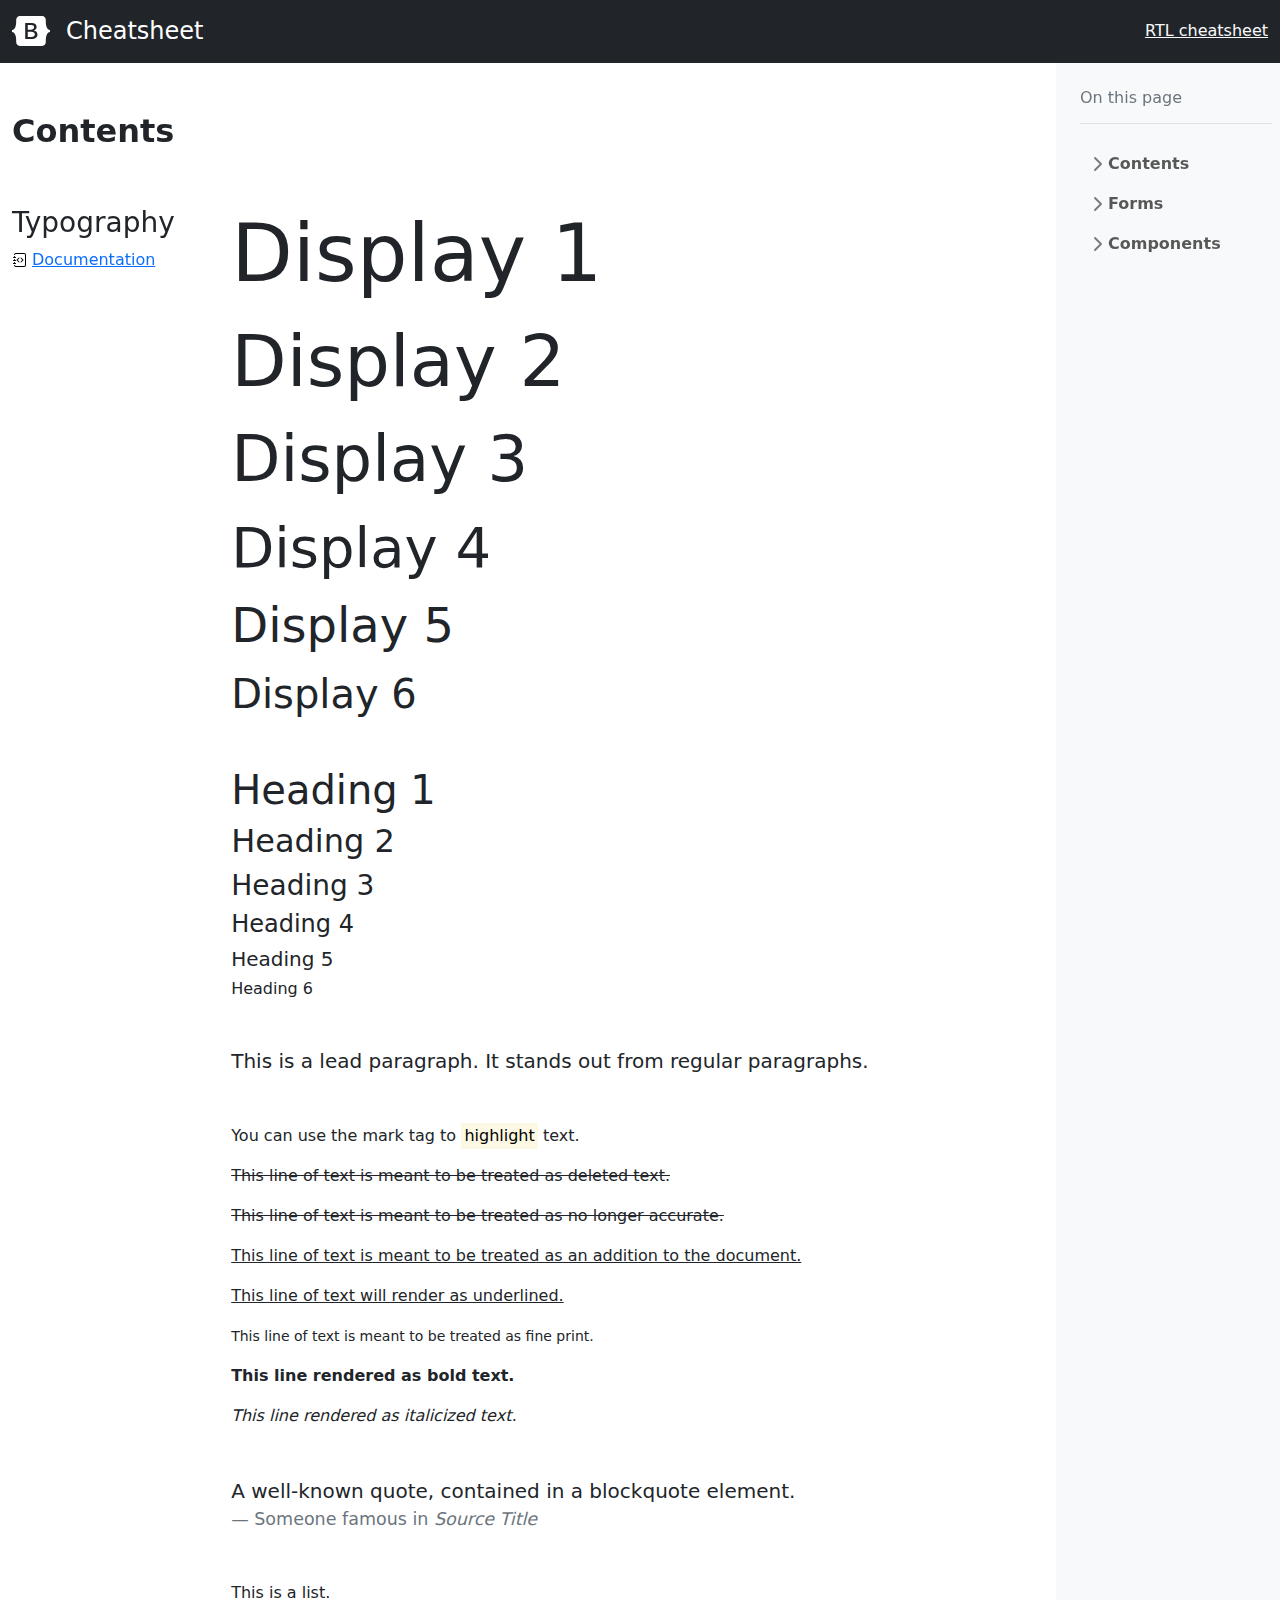
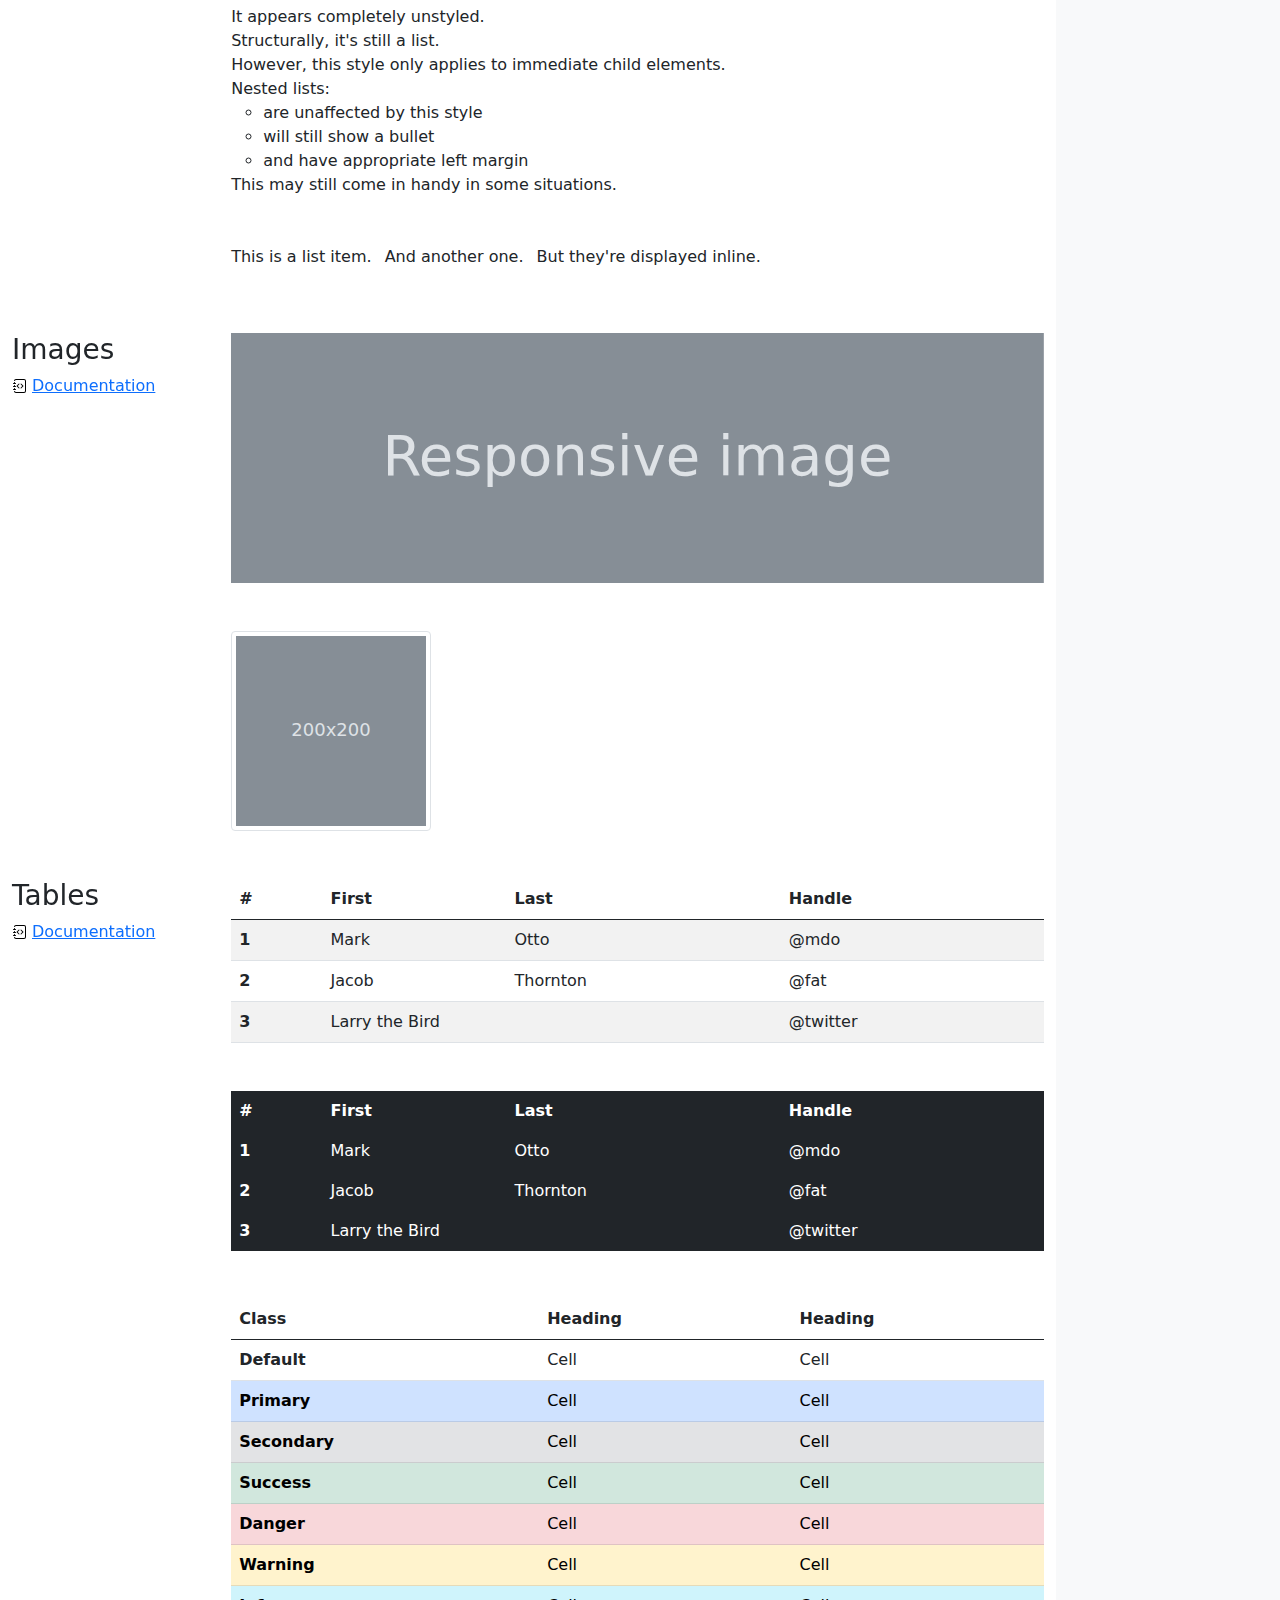
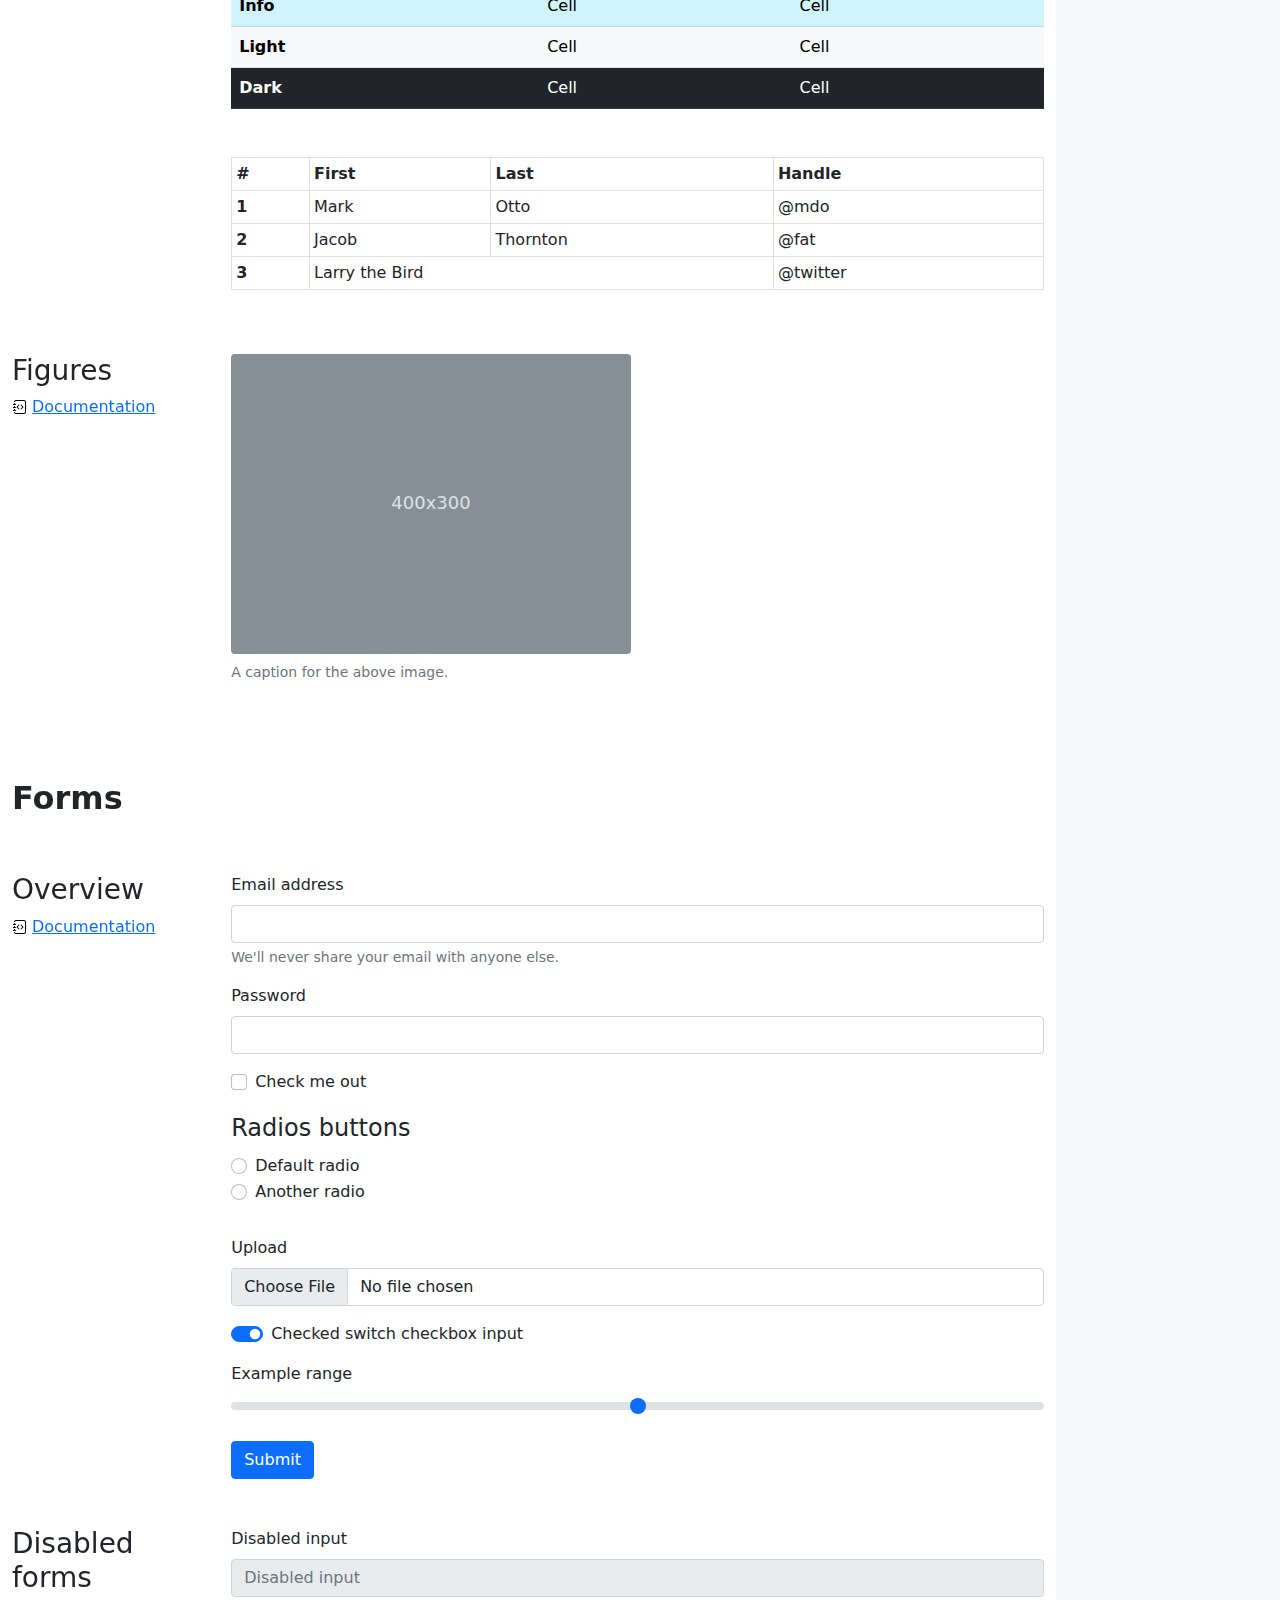
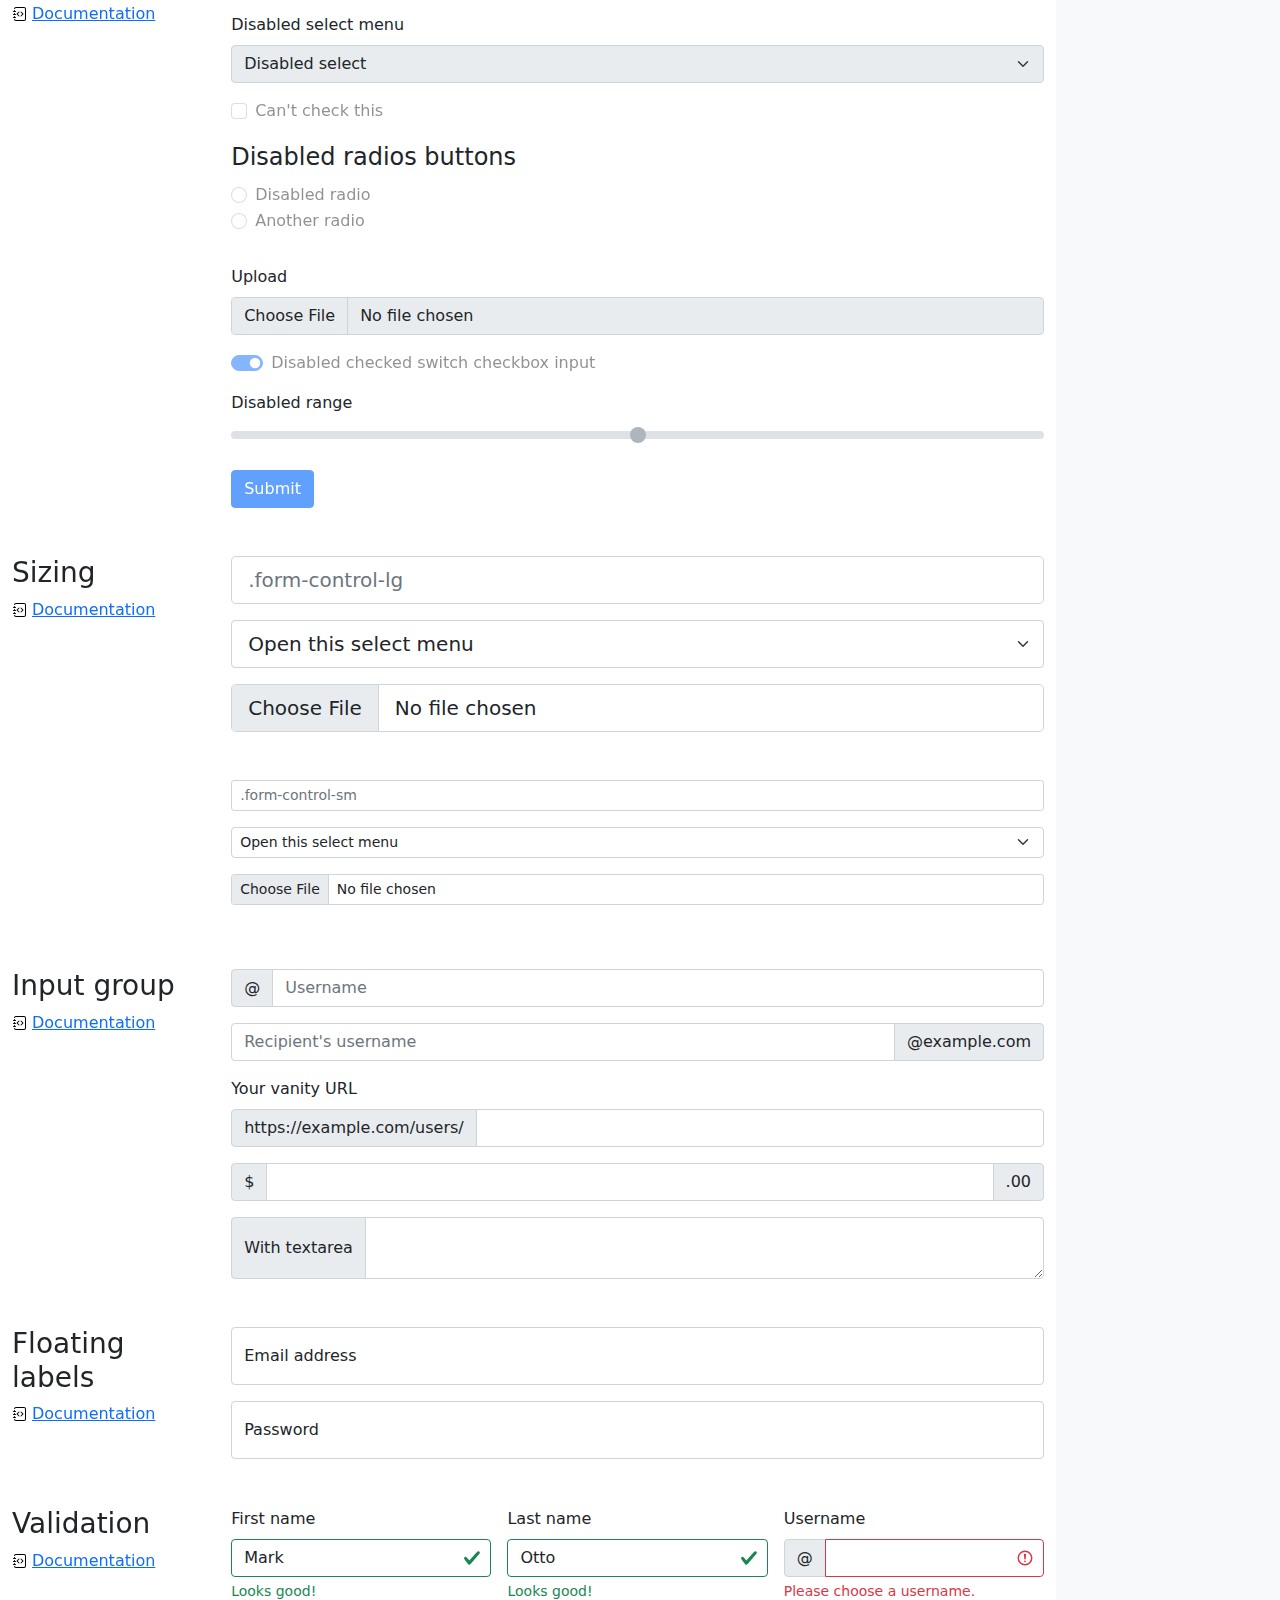
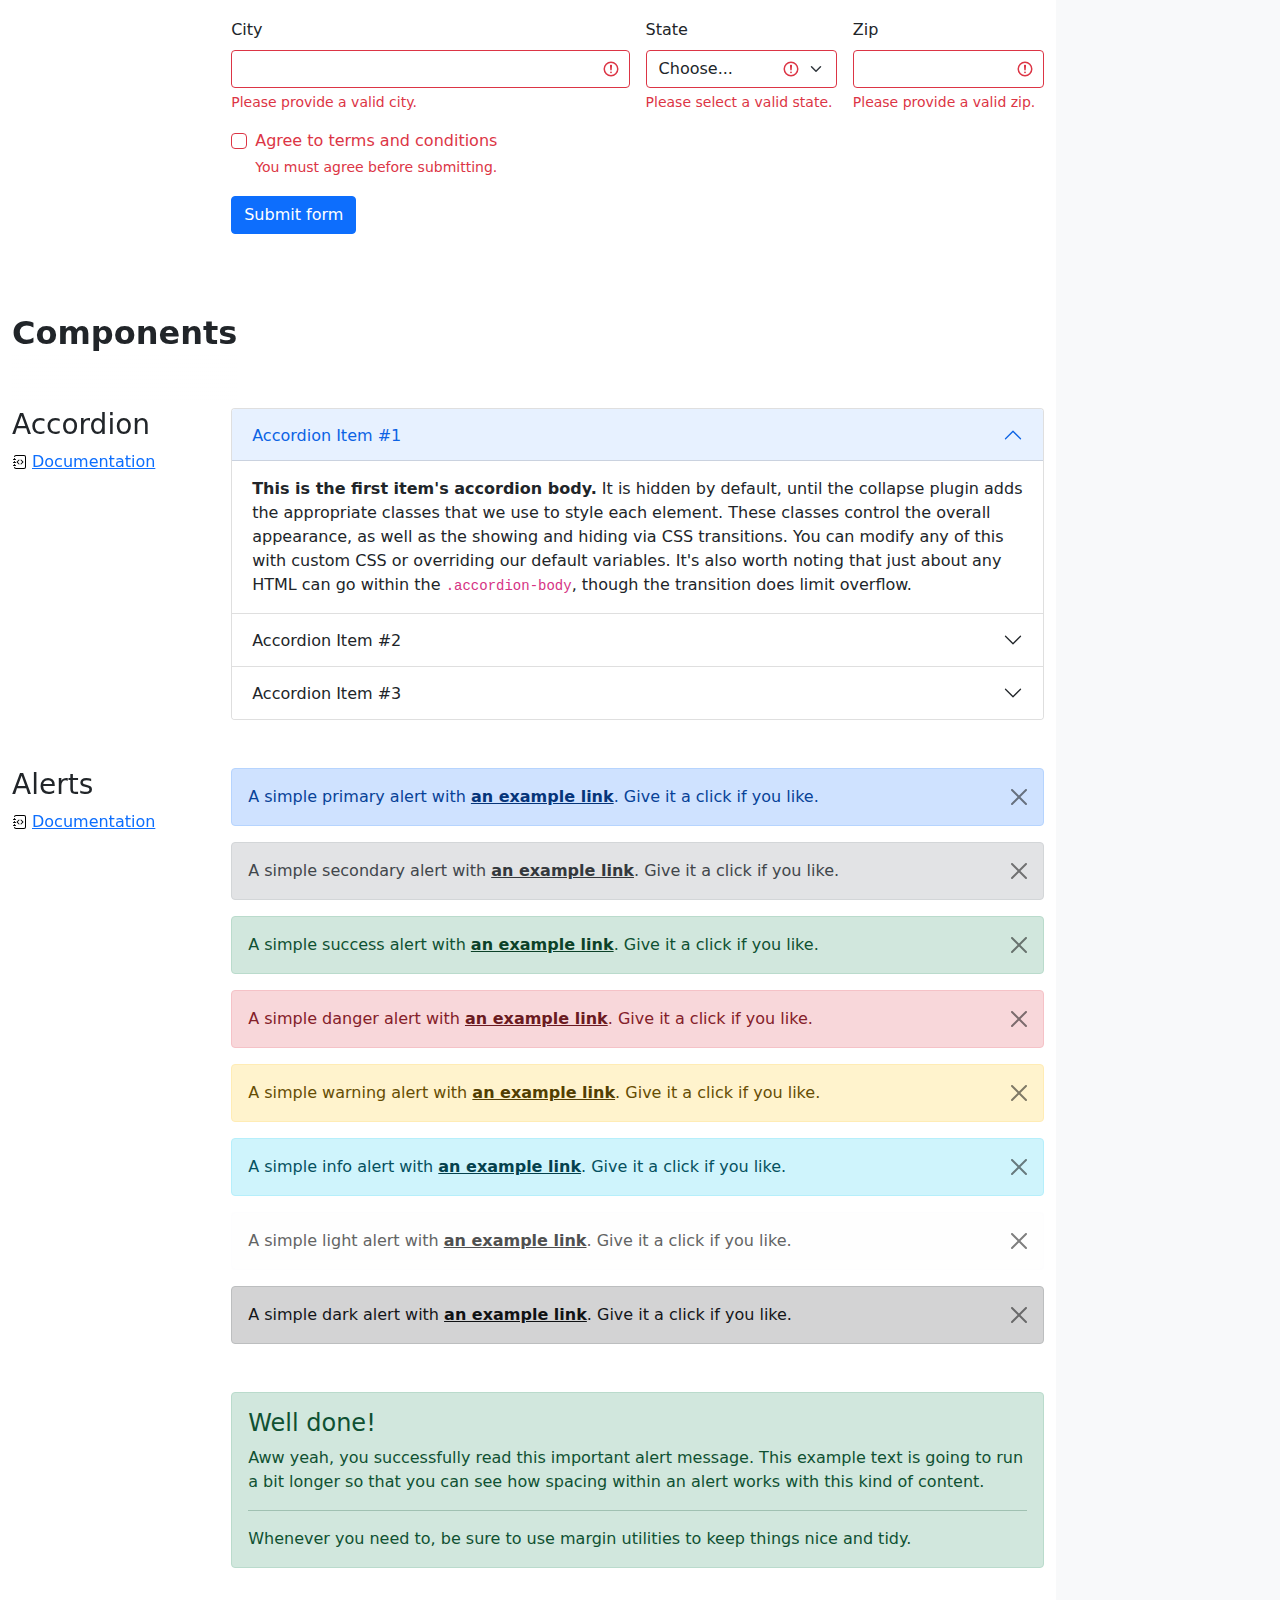
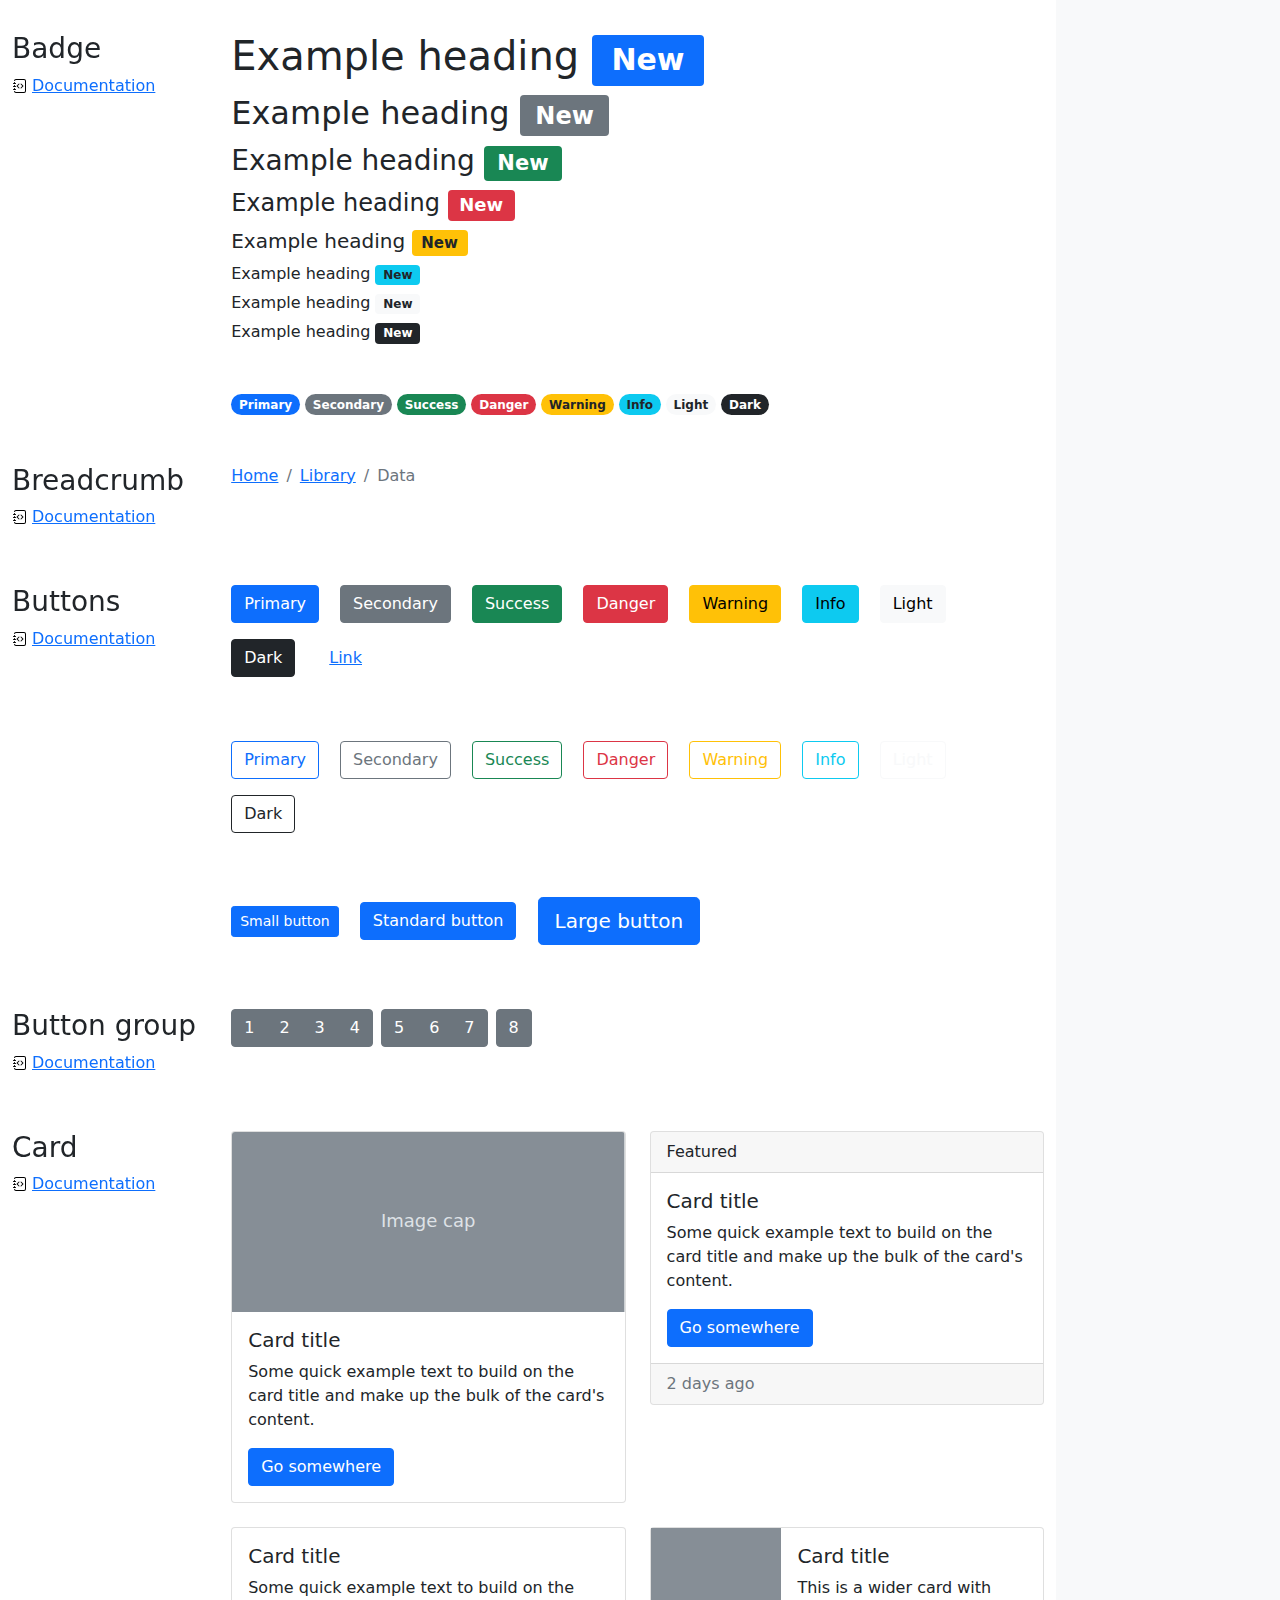
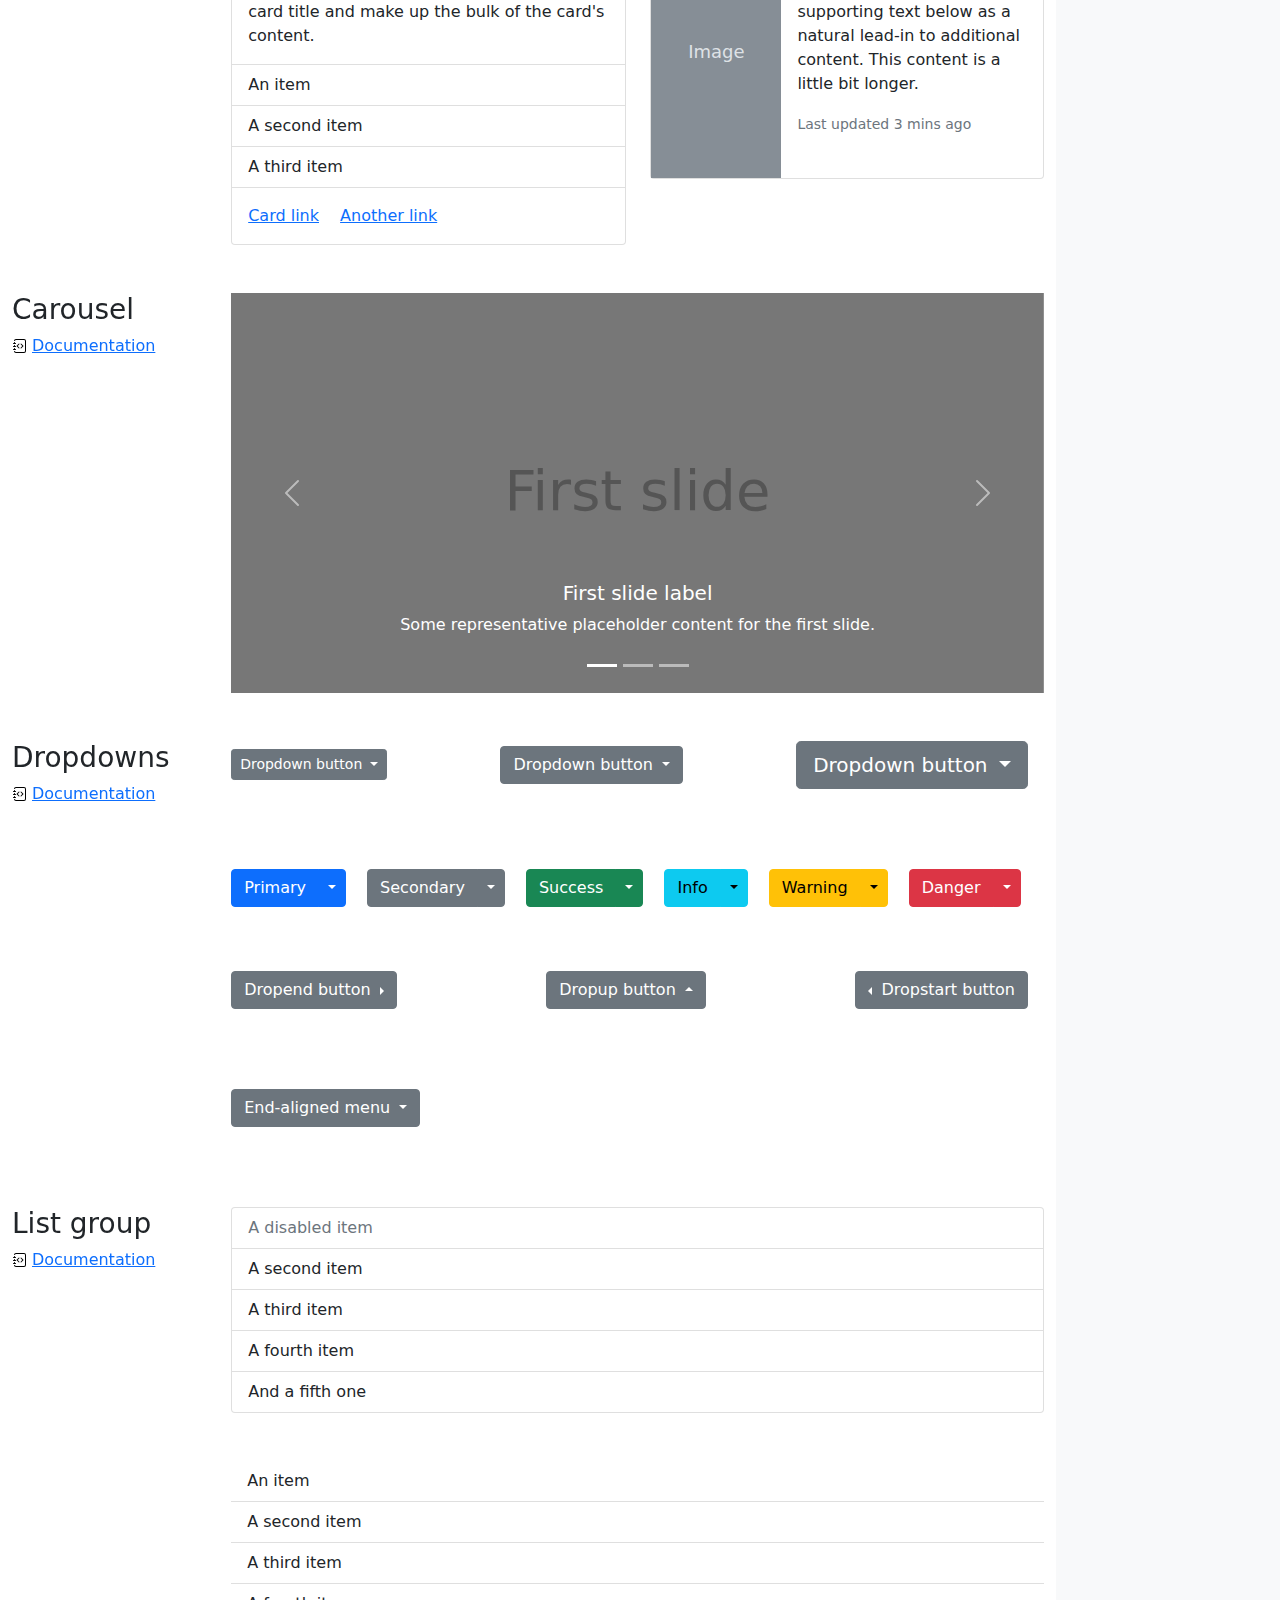
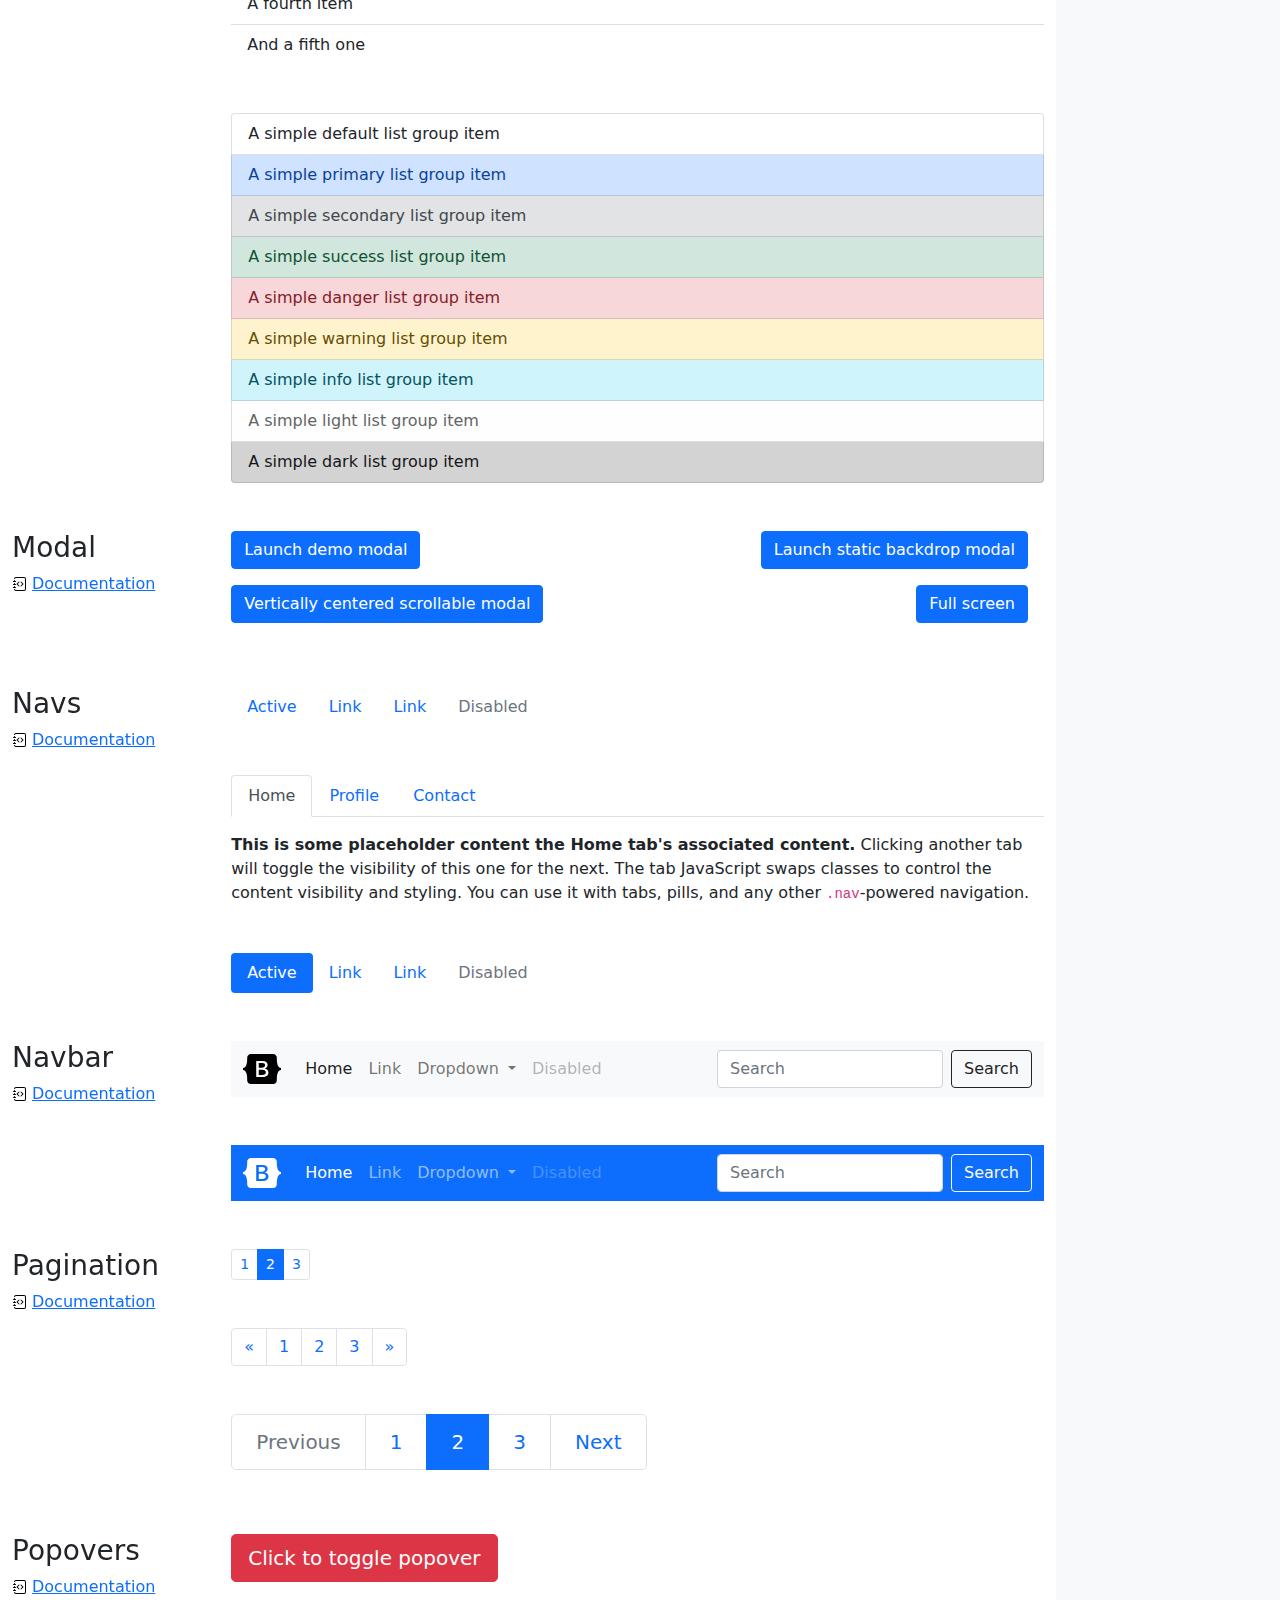
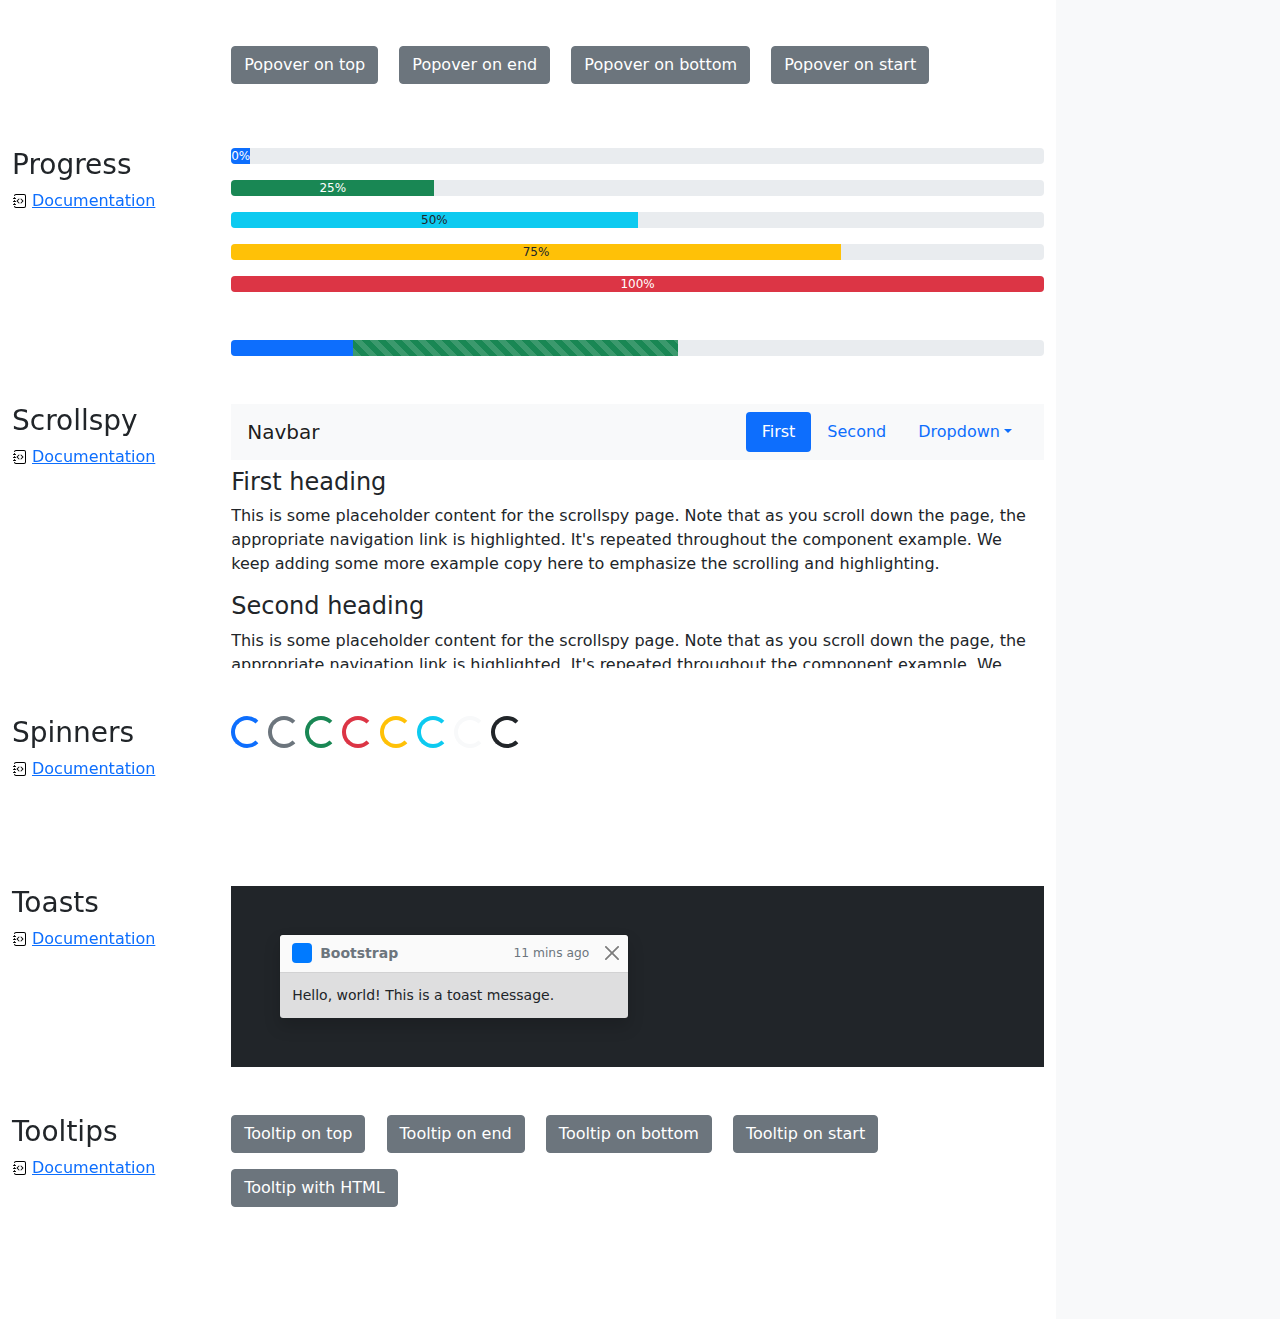
<file: cheatsheet/index.html>
<!doctype html>
<html lang="en">
  <head>
    <meta charset="utf-8">
    <meta name="viewport" content="width=device-width, initial-scale=1">
    <meta name="description" content="">
    <meta name="author" content="Mark Otto, Jacob Thornton, and Bootstrap contributors">
    <meta name="generator" content="Hugo 0.83.1">
    <title>Cheatsheet · Bootstrap v5.0</title>

    <link rel="canonical" href="https://getbootstrap.com/docs/5.0/examples/cheatsheet/">

    

    <!-- Bootstrap core CSS -->
<link href="../assets/dist/css/bootstrap.min.css" rel="stylesheet">

    <style>
      .bd-placeholder-img {
        font-size: 1.125rem;
        text-anchor: middle;
        -webkit-user-select: none;
        -moz-user-select: none;
        user-select: none;
      }

      @media (min-width: 768px) {
        .bd-placeholder-img-lg {
          font-size: 3.5rem;
        }
      }
    </style>

    
    <!-- Custom styles for this template -->
    <link href="cheatsheet.css" rel="stylesheet">
  </head>
  <body class="bg-light">
    
<header class="bd-header bg-dark py-3 d-flex align-items-stretch border-bottom border-dark">
  <div class="container-fluid d-flex align-items-center">
    <h1 class="d-flex align-items-center fs-4 text-white mb-0">
      <img src="../assets/brand/bootstrap-logo-white.svg" width="38" height="30" class="me-3" alt="Bootstrap">
      Cheatsheet
    </h1>
    <a href="../examples/cheatsheet-rtl/" class="ms-auto link-light" hreflang="ar">RTL cheatsheet</a>
  </div>
</header>
<aside class="bd-aside sticky-xl-top text-muted align-self-start mb-3 mb-xl-5 px-2">
  <h2 class="h6 pt-4 pb-3 mb-4 border-bottom">On this page</h2>
  <nav class="small" id="toc">
    <ul class="list-unstyled">
      <li class="my-2">
        <button class="btn d-inline-flex align-items-center collapsed" data-bs-toggle="collapse" aria-expanded="false" data-bs-target="#contents-collapse" aria-controls="contents-collapse">Contents</button>
        <ul class="list-unstyled ps-3 collapse" id="contents-collapse">
          <li><a class="d-inline-flex align-items-center rounded" href="#typography">Typography</a></li>
          <li><a class="d-inline-flex align-items-center rounded" href="#images">Images</a></li>
          <li><a class="d-inline-flex align-items-center rounded" href="#tables">Tables</a></li>
          <li><a class="d-inline-flex align-items-center rounded" href="#figures">Figures</a></li>
        </ul>
      </li>
      <li class="my-2">
        <button class="btn d-inline-flex align-items-center collapsed" data-bs-toggle="collapse" aria-expanded="false" data-bs-target="#forms-collapse" aria-controls="forms-collapse">Forms</button>
        <ul class="list-unstyled ps-3 collapse" id="forms-collapse">
          <li><a class="d-inline-flex align-items-center rounded" href="#overview">Overview</a></li>
          <li><a class="d-inline-flex align-items-center rounded" href="#disabled-forms">Disabled forms</a></li>
          <li><a class="d-inline-flex align-items-center rounded" href="#sizing">Sizing</a></li>
          <li><a class="d-inline-flex align-items-center rounded" href="#input-group">Input group</a></li>
          <li><a class="d-inline-flex align-items-center rounded" href="#floating-labels">Floating labels</a></li>
          <li><a class="d-inline-flex align-items-center rounded" href="#validation">Validation</a></li>
        </ul>
      </li>
      <li class="my-2">
        <button class="btn d-inline-flex align-items-center collapsed" data-bs-toggle="collapse" aria-expanded="false" data-bs-target="#components-collapse" aria-controls="components-collapse">Components</button>
        <ul class="list-unstyled ps-3 collapse" id="components-collapse">
          <li><a class="d-inline-flex align-items-center rounded" href="#accordion">Accordion</a></li>
          <li><a class="d-inline-flex align-items-center rounded" href="#alerts">Alerts</a></li>
          <li><a class="d-inline-flex align-items-center rounded" href="#badge">Badge</a></li>
          <li><a class="d-inline-flex align-items-center rounded" href="#breadcrumb">Breadcrumb</a></li>
          <li><a class="d-inline-flex align-items-center rounded" href="#buttons">Buttons</a></li>
          <li><a class="d-inline-flex align-items-center rounded" href="#button-group">Button group</a></li>
          <li><a class="d-inline-flex align-items-center rounded" href="#card">Card</a></li>
          <li><a class="d-inline-flex align-items-center rounded" href="#carousel">Carousel</a></li>
          <li><a class="d-inline-flex align-items-center rounded" href="#dropdowns">Dropdowns</a></li>
          <li><a class="d-inline-flex align-items-center rounded" href="#list-group">List group</a></li>
          <li><a class="d-inline-flex align-items-center rounded" href="#modal">Modal</a></li>
          <li><a class="d-inline-flex align-items-center rounded" href="#navs">Navs</a></li>
          <li><a class="d-inline-flex align-items-center rounded" href="#navbar">Navbar</a></li>
          <li><a class="d-inline-flex align-items-center rounded" href="#pagination">Pagination</a></li>
          <li><a class="d-inline-flex align-items-center rounded" href="#popovers">Popovers</a></li>
          <li><a class="d-inline-flex align-items-center rounded" href="#progress">Progress</a></li>
          <li><a class="d-inline-flex align-items-center rounded" href="#scrollspy">Scrollspy</a></li>
          <li><a class="d-inline-flex align-items-center rounded" href="#spinners">Spinners</a></li>
          <li><a class="d-inline-flex align-items-center rounded" href="#toasts">Toasts</a></li>
          <li><a class="d-inline-flex align-items-center rounded" href="#tooltips">Tooltips</a></li>
        </ul>
      </li>
    </ul>
  </nav>
</aside>
<div class="bd-cheatsheet container-fluid bg-body">
  <section id="content">
    <h2 class="sticky-xl-top fw-bold pt-3 pt-xl-5 pb-2 pb-xl-3">Contents</h2>

    <article class="my-3" id="typography">
      <div class="bd-heading sticky-xl-top align-self-start mt-5 mb-3 mt-xl-0 mb-xl-2">
        <h3>Typography</h3>
        <a class="d-flex align-items-center" href="../content/typography/">Documentation</a>
      </div>

      <div>
        <div class="bd-example">
        <p class="display-1">Display 1</p>
        <p class="display-2">Display 2</p>
        <p class="display-3">Display 3</p>
        <p class="display-4">Display 4</p>
        <p class="display-5">Display 5</p>
        <p class="display-6">Display 6</p>
        </div>

        <div class="bd-example">
        <p class="h1">Heading 1</p>
        <p class="h2">Heading 2</p>
        <p class="h3">Heading 3</p>
        <p class="h4">Heading 4</p>
        <p class="h5">Heading 5</p>
        <p class="h6">Heading 6</p>
        </div>

        <div class="bd-example">
        <p class="lead">
          This is a lead paragraph. It stands out from regular paragraphs.
        </p>
        </div>

        <div class="bd-example">
        <p>You can use the mark tag to <mark>highlight</mark> text.</p>
        <p><del>This line of text is meant to be treated as deleted text.</del></p>
        <p><s>This line of text is meant to be treated as no longer accurate.</s></p>
        <p><ins>This line of text is meant to be treated as an addition to the document.</ins></p>
        <p><u>This line of text will render as underlined.</u></p>
        <p><small>This line of text is meant to be treated as fine print.</small></p>
        <p><strong>This line rendered as bold text.</strong></p>
        <p><em>This line rendered as italicized text.</em></p>
        </div>

        <div class="bd-example">
        <blockquote class="blockquote">
          <p>A well-known quote, contained in a blockquote element.</p>
          <footer class="blockquote-footer">Someone famous in <cite title="Source Title">Source Title</cite></footer>
        </blockquote>
        </div>

        <div class="bd-example">
        <ul class="list-unstyled">
          <li>This is a list.</li>
          <li>It appears completely unstyled.</li>
          <li>Structurally, it's still a list.</li>
          <li>However, this style only applies to immediate child elements.</li>
          <li>Nested lists:
            <ul>
              <li>are unaffected by this style</li>
              <li>will still show a bullet</li>
              <li>and have appropriate left margin</li>
            </ul>
          </li>
          <li>This may still come in handy in some situations.</li>
        </ul>
        </div>

        <div class="bd-example">
        <ul class="list-inline">
          <li class="list-inline-item">This is a list item.</li>
          <li class="list-inline-item">And another one.</li>
          <li class="list-inline-item">But they're displayed inline.</li>
        </ul>
        </div>
      </div>
    </article>
    <article class="my-3" id="images">
      <div class="bd-heading sticky-xl-top align-self-start mt-5 mb-3 mt-xl-0 mb-xl-2">
        <h3>Images</h3>
        <a class="d-flex align-items-center" href="../content/images/">Documentation</a>
      </div>

      <div>
        <div class="bd-example">
        <svg class="bd-placeholder-img bd-placeholder-img-lg img-fluid" width="100%" height="250" xmlns="http://www.w3.org/2000/svg" role="img" aria-label="Placeholder: Responsive image" preserveAspectRatio="xMidYMid slice" focusable="false"><title>Placeholder</title><rect width="100%" height="100%" fill="#868e96"/><text x="50%" y="50%" fill="#dee2e6" dy=".3em">Responsive image</text></svg>

        </div>

        <div class="bd-example">
        <svg class="bd-placeholder-img img-thumbnail" width="200" height="200" xmlns="http://www.w3.org/2000/svg" role="img" aria-label="A generic square placeholder image with a white border around it, making it resemble a photograph taken with an old instant camera: 200x200" preserveAspectRatio="xMidYMid slice" focusable="false"><title>A generic square placeholder image with a white border around it, making it resemble a photograph taken with an old instant camera</title><rect width="100%" height="100%" fill="#868e96"/><text x="50%" y="50%" fill="#dee2e6" dy=".3em">200x200</text></svg>

        </div>
      </div>
    </article>
    <article class="my-3" id="tables">
      <div class="bd-heading sticky-xl-top align-self-start mt-5 mb-3 mt-xl-0 mb-xl-2">
        <h3>Tables</h3>
        <a class="d-flex align-items-center" href="../content/tables/">Documentation</a>
      </div>

      <div>
        <div class="bd-example">
        <table class="table table-striped">
          <thead>
          <tr>
            <th scope="col">#</th>
            <th scope="col">First</th>
            <th scope="col">Last</th>
            <th scope="col">Handle</th>
          </tr>
          </thead>
          <tbody>
          <tr>
            <th scope="row">1</th>
            <td>Mark</td>
            <td>Otto</td>
            <td>@mdo</td>
          </tr>
          <tr>
            <th scope="row">2</th>
            <td>Jacob</td>
            <td>Thornton</td>
            <td>@fat</td>
          </tr>
          <tr>
            <th scope="row">3</th>
            <td colspan="2">Larry the Bird</td>
            <td>@twitter</td>
          </tr>
          </tbody>
        </table>
        </div>

        <div class="bd-example">
        <table class="table table-dark table-borderless">
          <thead>
          <tr>
            <th scope="col">#</th>
            <th scope="col">First</th>
            <th scope="col">Last</th>
            <th scope="col">Handle</th>
          </tr>
          </thead>
          <tbody>
          <tr>
            <th scope="row">1</th>
            <td>Mark</td>
            <td>Otto</td>
            <td>@mdo</td>
          </tr>
          <tr>
            <th scope="row">2</th>
            <td>Jacob</td>
            <td>Thornton</td>
            <td>@fat</td>
          </tr>
          <tr>
            <th scope="row">3</th>
            <td colspan="2">Larry the Bird</td>
            <td>@twitter</td>
          </tr>
          </tbody>
        </table>
        </div>

        <div class="bd-example">
        <table class="table table-hover">
          <thead>
          <tr>
            <th scope="col">Class</th>
            <th scope="col">Heading</th>
            <th scope="col">Heading</th>
          </tr>
          </thead>
          <tbody>
          <tr>
            <th scope="row">Default</th>
            <td>Cell</td>
            <td>Cell</td>
          </tr>
          
          <tr class="table-primary">
            <th scope="row">Primary</th>
            <td>Cell</td>
            <td>Cell</td>
          </tr>
          <tr class="table-secondary">
            <th scope="row">Secondary</th>
            <td>Cell</td>
            <td>Cell</td>
          </tr>
          <tr class="table-success">
            <th scope="row">Success</th>
            <td>Cell</td>
            <td>Cell</td>
          </tr>
          <tr class="table-danger">
            <th scope="row">Danger</th>
            <td>Cell</td>
            <td>Cell</td>
          </tr>
          <tr class="table-warning">
            <th scope="row">Warning</th>
            <td>Cell</td>
            <td>Cell</td>
          </tr>
          <tr class="table-info">
            <th scope="row">Info</th>
            <td>Cell</td>
            <td>Cell</td>
          </tr>
          <tr class="table-light">
            <th scope="row">Light</th>
            <td>Cell</td>
            <td>Cell</td>
          </tr>
          <tr class="table-dark">
            <th scope="row">Dark</th>
            <td>Cell</td>
            <td>Cell</td>
          </tr>
          </tbody>
        </table>
        </div>

        <div class="bd-example">
        <table class="table table-sm table-bordered">
          <thead>
          <tr>
            <th scope="col">#</th>
            <th scope="col">First</th>
            <th scope="col">Last</th>
            <th scope="col">Handle</th>
          </tr>
          </thead>
          <tbody>
          <tr>
            <th scope="row">1</th>
            <td>Mark</td>
            <td>Otto</td>
            <td>@mdo</td>
          </tr>
          <tr>
            <th scope="row">2</th>
            <td>Jacob</td>
            <td>Thornton</td>
            <td>@fat</td>
          </tr>
          <tr>
            <th scope="row">3</th>
            <td colspan="2">Larry the Bird</td>
            <td>@twitter</td>
          </tr>
          </tbody>
        </table>
        </div>
      </div>
    </article>
    <article class="my-3" id="figures">
      <div class="bd-heading sticky-xl-top align-self-start mt-5 mb-3 mt-xl-0 mb-xl-2">
        <h3>Figures</h3>
        <a class="d-flex align-items-center" href="../content/figures/">Documentation</a>
      </div>

      <div>
        <div class="bd-example">
        <figure class="figure">
          <svg class="bd-placeholder-img figure-img img-fluid rounded" width="400" height="300" xmlns="http://www.w3.org/2000/svg" role="img" aria-label="Placeholder: 400x300" preserveAspectRatio="xMidYMid slice" focusable="false"><title>Placeholder</title><rect width="100%" height="100%" fill="#868e96"/><text x="50%" y="50%" fill="#dee2e6" dy=".3em">400x300</text></svg>

          <figcaption class="figure-caption">A caption for the above image.</figcaption>
        </figure>
        </div>
      </div>
    </article>
  </section>

  <section id="forms">
    <h2 class="sticky-xl-top fw-bold pt-3 pt-xl-5 pb-2 pb-xl-3">Forms</h2>

    <article class="my-3" id="overview">
      <div class="bd-heading sticky-xl-top align-self-start mt-5 mb-3 mt-xl-0 mb-xl-2">
        <h3>Overview</h3>
        <a class="d-flex align-items-center" href="../forms/overview/">Documentation</a>
      </div>

      <div>
        <div class="bd-example">
        <form>
          <div class="mb-3">
            <label for="exampleInputEmail1" class="form-label">Email address</label>
            <input type="email" class="form-control" id="exampleInputEmail1" aria-describedby="emailHelp">
            <div id="emailHelp" class="form-text">We'll never share your email with anyone else.</div>
          </div>
          <div class="mb-3">
            <label for="exampleInputPassword1" class="form-label">Password</label>
            <input type="password" class="form-control" id="exampleInputPassword1">
          </div>
          <div class="mb-3 form-check">
            <input type="checkbox" class="form-check-input" id="exampleCheck1">
            <label class="form-check-label" for="exampleCheck1">Check me out</label>
          </div>
          <fieldset class="mb-3">
            <legend>Radios buttons</legend>
            <div class="form-check">
              <input type="radio" name="radios" class="form-check-input" id="exampleRadio1">
              <label class="form-check-label" for="exampleRadio1">Default radio</label>
            </div>
            <div class="mb-3 form-check">
              <input type="radio" name="radios" class="form-check-input" id="exampleRadio2">
              <label class="form-check-label" for="exampleRadio2">Another radio</label>
            </div>
          </fieldset>
          <div class="mb-3">
            <label class="form-label" for="customFile">Upload</label>
            <input type="file" class="form-control" id="customFile">
          </div>
          <div class="mb-3 form-check form-switch">
            <input class="form-check-input" type="checkbox" id="flexSwitchCheckChecked" checked>
            <label class="form-check-label" for="flexSwitchCheckChecked">Checked switch checkbox input</label>
          </div>
          <div class="mb-3">
            <label for="customRange3" class="form-label">Example range</label>
            <input type="range" class="form-range" min="0" max="5" step="0.5" id="customRange3">
          </div>
          <button type="submit" class="btn btn-primary">Submit</button>
        </form>
        </div>
      </div>
    </article>
    <article class="my-3" id="disabled-forms">
      <div class="bd-heading sticky-xl-top align-self-start mt-5 mb-3 mt-xl-0 mb-xl-2">
        <h3>Disabled forms</h3>
        <a class="d-flex align-items-center" href="../forms/overview/#disabled-forms">Documentation</a>
      </div>

      <div>
        <div class="bd-example">
        <form>
          <fieldset disabled aria-label="Disabled fieldset example">
            <div class="mb-3">
              <label for="disabledTextInput" class="form-label">Disabled input</label>
              <input type="text" id="disabledTextInput" class="form-control" placeholder="Disabled input">
            </div>
            <div class="mb-3">
              <label for="disabledSelect" class="form-label">Disabled select menu</label>
              <select id="disabledSelect" class="form-select">
                <option>Disabled select</option>
              </select>
            </div>
            <div class="mb-3">
              <div class="form-check">
                <input class="form-check-input" type="checkbox" id="disabledFieldsetCheck" disabled>
                <label class="form-check-label" for="disabledFieldsetCheck">
                  Can't check this
                </label>
              </div>
            </div>
            <fieldset class="mb-3">
              <legend>Disabled radios buttons</legend>
              <div class="form-check">
                <input type="radio" name="radios" class="form-check-input" id="disabledRadio1" disabled>
                <label class="form-check-label" for="disabledRadio1">Disabled radio</label>
              </div>
              <div class="mb-3 form-check">
                <input type="radio" name="radios" class="form-check-input" id="disabledRadio2" disabled>
                <label class="form-check-label" for="disabledRadio2">Another radio</label>
              </div>
            </fieldset>
            <div class="mb-3">
              <label class="form-label" for="disabledCustomFile">Upload</label>
              <input type="file" class="form-control" id="disabledCustomFile" disabled>
            </div>
            <div class="mb-3 form-check form-switch">
              <input class="form-check-input" type="checkbox" id="disabledSwitchCheckChecked" checked disabled>
              <label class="form-check-label" for="disabledSwitchCheckChecked">Disabled checked switch checkbox input</label>
            </div>
            <div class="mb-3">
              <label for="disabledRange" class="form-label">Disabled range</label>
              <input type="range" class="form-range" min="0" max="5" step="0.5" id="disabledRange">
            </div>
            <button type="submit" class="btn btn-primary">Submit</button>
          </fieldset>
        </form>
        </div>
      </div>
    </article>
    <article class="my-3" id="sizing">
      <div class="bd-heading sticky-xl-top align-self-start mt-5 mb-3 mt-xl-0 mb-xl-2">
        <h3>Sizing</h3>
        <a class="d-flex align-items-center" href="../forms/form-control/#sizing">Documentation</a>
      </div>

      <div>
        <div class="bd-example">
        <div class="mb-3">
          <input class="form-control form-control-lg" type="text" placeholder=".form-control-lg" aria-label=".form-control-lg example">
        </div>
        <div class="mb-3">
          <select class="form-select form-select-lg mb-3" aria-label=".form-select-lg example">
            <option selected>Open this select menu</option>
            <option value="1">One</option>
            <option value="2">Two</option>
            <option value="3">Three</option>
          </select>
        </div>
        <div class="mb-3">
          <input type="file" class="form-control form-control-lg" aria-label="Large file input example">
        </div>
        </div>

        <div class="bd-example">
        <div class="mb-3">
          <input class="form-control form-control-sm" type="text" placeholder=".form-control-sm" aria-label=".form-control-sm example">
        </div>
        <div class="mb-3">
          <select class="form-select form-select-sm" aria-label=".form-select-sm example">
            <option selected>Open this select menu</option>
            <option value="1">One</option>
            <option value="2">Two</option>
            <option value="3">Three</option>
          </select>
        </div>
        <div class="mb-3">
          <input type="file" class="form-control form-control-sm" aria-label="Small file input example">
        </div>
        </div>
      </div>
    </article>
    <article class="my-3" id="input-group">
      <div class="bd-heading sticky-xl-top align-self-start mt-5 mb-3 mt-xl-0 mb-xl-2">
        <h3>Input group</h3>
        <a class="d-flex align-items-center" href="../forms/input-group/">Documentation</a>
      </div>

      <div>
        <div class="bd-example">
        <div class="input-group mb-3">
          <span class="input-group-text" id="basic-addon1">@</span>
          <input type="text" class="form-control" placeholder="Username" aria-label="Username" aria-describedby="basic-addon1">
        </div>
        <div class="input-group mb-3">
          <input type="text" class="form-control" placeholder="Recipient's username" aria-label="Recipient's username" aria-describedby="basic-addon2">
          <span class="input-group-text" id="basic-addon2">@example.com</span>
        </div>
        <label for="basic-url" class="form-label">Your vanity URL</label>
        <div class="input-group mb-3">
          <span class="input-group-text" id="basic-addon3">https://example.com/users/</span>
          <input type="text" class="form-control" id="basic-url" aria-describedby="basic-addon3">
        </div>
        <div class="input-group mb-3">
          <span class="input-group-text">$</span>
          <input type="text" class="form-control" aria-label="Amount (to the nearest dollar)">
          <span class="input-group-text">.00</span>
        </div>
        <div class="input-group">
          <span class="input-group-text">With textarea</span>
          <textarea class="form-control" aria-label="With textarea"></textarea>
        </div>
        </div>
      </div>
    </article>
    <article class="my-3" id="floating-labels">
      <div class="bd-heading sticky-xl-top align-self-start mt-5 mb-3 mt-xl-0 mb-xl-2">
        <h3>Floating labels</h3>
        <a class="d-flex align-items-center" href="../forms/floating-labels/">Documentation</a>
      </div>

      <div>
        <div class="bd-example">
        <form>
          <div class="form-floating mb-3">
            <input type="email" class="form-control" id="floatingInput" placeholder="name@example.com">
            <label for="floatingInput">Email address</label>
          </div>
          <div class="form-floating">
            <input type="password" class="form-control" id="floatingPassword" placeholder="Password">
            <label for="floatingPassword">Password</label>
          </div>
        </form>
        </div>
      </div>
    </article>
    <article class="my-3" id="validation">
      <div class="bd-heading sticky-xl-top align-self-start mt-5 mb-3 mt-xl-0 mb-xl-2">
        <h3>Validation</h3>
        <a class="d-flex align-items-center" href="../forms/validation/">Documentation</a>
      </div>

      <div>
        <div class="bd-example">
        <form class="row g-3">
          <div class="col-md-4">
            <label for="validationServer01" class="form-label">First name</label>
            <input type="text" class="form-control is-valid" id="validationServer01" value="Mark" required>
            <div class="valid-feedback">
              Looks good!
            </div>
          </div>
          <div class="col-md-4">
            <label for="validationServer02" class="form-label">Last name</label>
            <input type="text" class="form-control is-valid" id="validationServer02" value="Otto" required>
            <div class="valid-feedback">
              Looks good!
            </div>
          </div>
          <div class="col-md-4">
            <label for="validationServerUsername" class="form-label">Username</label>
            <div class="input-group has-validation">
              <span class="input-group-text" id="inputGroupPrepend3">@</span>
              <input type="text" class="form-control is-invalid" id="validationServerUsername" aria-describedby="inputGroupPrepend3" required>
              <div class="invalid-feedback">
                Please choose a username.
              </div>
            </div>
          </div>
          <div class="col-md-6">
            <label for="validationServer03" class="form-label">City</label>
            <input type="text" class="form-control is-invalid" id="validationServer03" required>
            <div class="invalid-feedback">
              Please provide a valid city.
            </div>
          </div>
          <div class="col-md-3">
            <label for="validationServer04" class="form-label">State</label>
            <select class="form-select is-invalid" id="validationServer04" required>
              <option selected disabled value="">Choose...</option>
              <option>...</option>
            </select>
            <div class="invalid-feedback">
              Please select a valid state.
            </div>
          </div>
          <div class="col-md-3">
            <label for="validationServer05" class="form-label">Zip</label>
            <input type="text" class="form-control is-invalid" id="validationServer05" required>
            <div class="invalid-feedback">
              Please provide a valid zip.
            </div>
          </div>
          <div class="col-12">
            <div class="form-check">
              <input class="form-check-input is-invalid" type="checkbox" value="" id="invalidCheck3" required>
              <label class="form-check-label" for="invalidCheck3">
                Agree to terms and conditions
              </label>
              <div class="invalid-feedback">
                You must agree before submitting.
              </div>
            </div>
          </div>
          <div class="col-12">
            <button class="btn btn-primary" type="submit">Submit form</button>
          </div>
        </form>
        </div>
      </div>
    </article>
  </section>

  <section id="components">
    <h2 class="sticky-xl-top fw-bold pt-3 pt-xl-5 pb-2 pb-xl-3">Components</h2>

    <article class="my-3" id="accordion">
      <div class="bd-heading sticky-xl-top align-self-start mt-5 mb-3 mt-xl-0 mb-xl-2">
        <h3>Accordion</h3>
        <a class="d-flex align-items-center" href="../components/accordion/">Documentation</a>
      </div>

      <div>
        <div class="bd-example">
        <div class="accordion" id="accordionExample">
          <div class="accordion-item">
            <h4 class="accordion-header" id="headingOne">
              <button class="accordion-button" type="button" data-bs-toggle="collapse" data-bs-target="#collapseOne" aria-expanded="true" aria-controls="collapseOne">
                Accordion Item #1
              </button>
            </h4>
            <div id="collapseOne" class="accordion-collapse collapse show" aria-labelledby="headingOne" data-bs-parent="#accordionExample">
              <div class="accordion-body">
                <strong>This is the first item's accordion body.</strong> It is hidden by default, until the collapse plugin adds the appropriate classes that we use to style each element. These classes control the overall appearance, as well as the showing and hiding via CSS transitions. You can modify any of this with custom CSS or overriding our default variables. It's also worth noting that just about any HTML can go within the <code>.accordion-body</code>, though the transition does limit overflow.
              </div>
            </div>
          </div>
          <div class="accordion-item">
            <h4 class="accordion-header" id="headingTwo">
              <button class="accordion-button collapsed" type="button" data-bs-toggle="collapse" data-bs-target="#collapseTwo" aria-expanded="false" aria-controls="collapseTwo">
                Accordion Item #2
              </button>
            </h4>
            <div id="collapseTwo" class="accordion-collapse collapse" aria-labelledby="headingTwo" data-bs-parent="#accordionExample">
              <div class="accordion-body">
                <strong>This is the second item's accordion body.</strong> It is hidden by default, until the collapse plugin adds the appropriate classes that we use to style each element. These classes control the overall appearance, as well as the showing and hiding via CSS transitions. You can modify any of this with custom CSS or overriding our default variables. It's also worth noting that just about any HTML can go within the <code>.accordion-body</code>, though the transition does limit overflow.
              </div>
            </div>
          </div>
          <div class="accordion-item">
            <h4 class="accordion-header" id="headingThree">
              <button class="accordion-button collapsed" type="button" data-bs-toggle="collapse" data-bs-target="#collapseThree" aria-expanded="false" aria-controls="collapseThree">
                Accordion Item #3
              </button>
            </h4>
            <div id="collapseThree" class="accordion-collapse collapse" aria-labelledby="headingThree" data-bs-parent="#accordionExample">
              <div class="accordion-body">
                <strong>This is the third item's accordion body.</strong> It is hidden by default, until the collapse plugin adds the appropriate classes that we use to style each element. These classes control the overall appearance, as well as the showing and hiding via CSS transitions. You can modify any of this with custom CSS or overriding our default variables. It's also worth noting that just about any HTML can go within the <code>.accordion-body</code>, though the transition does limit overflow.
              </div>
            </div>
          </div>
        </div>
        </div>
      </div>
    </article>
    <article class="my-3" id="alerts">
      <div class="bd-heading sticky-xl-top align-self-start mt-5 mb-3 mt-xl-0 mb-xl-2">
        <h3>Alerts</h3>
        <a class="d-flex align-items-center" href="../components/alerts/">Documentation</a>
      </div>

      <div>
        <div class="bd-example">
        
        <div class="alert alert-primary alert-dismissible fade show" role="alert">
          A simple primary alert with <a href="#" class="alert-link">an example link</a>. Give it a click if you like.
          <button type="button" class="btn-close" data-bs-dismiss="alert" aria-label="Close"></button>
        </div>
        <div class="alert alert-secondary alert-dismissible fade show" role="alert">
          A simple secondary alert with <a href="#" class="alert-link">an example link</a>. Give it a click if you like.
          <button type="button" class="btn-close" data-bs-dismiss="alert" aria-label="Close"></button>
        </div>
        <div class="alert alert-success alert-dismissible fade show" role="alert">
          A simple success alert with <a href="#" class="alert-link">an example link</a>. Give it a click if you like.
          <button type="button" class="btn-close" data-bs-dismiss="alert" aria-label="Close"></button>
        </div>
        <div class="alert alert-danger alert-dismissible fade show" role="alert">
          A simple danger alert with <a href="#" class="alert-link">an example link</a>. Give it a click if you like.
          <button type="button" class="btn-close" data-bs-dismiss="alert" aria-label="Close"></button>
        </div>
        <div class="alert alert-warning alert-dismissible fade show" role="alert">
          A simple warning alert with <a href="#" class="alert-link">an example link</a>. Give it a click if you like.
          <button type="button" class="btn-close" data-bs-dismiss="alert" aria-label="Close"></button>
        </div>
        <div class="alert alert-info alert-dismissible fade show" role="alert">
          A simple info alert with <a href="#" class="alert-link">an example link</a>. Give it a click if you like.
          <button type="button" class="btn-close" data-bs-dismiss="alert" aria-label="Close"></button>
        </div>
        <div class="alert alert-light alert-dismissible fade show" role="alert">
          A simple light alert with <a href="#" class="alert-link">an example link</a>. Give it a click if you like.
          <button type="button" class="btn-close" data-bs-dismiss="alert" aria-label="Close"></button>
        </div>
        <div class="alert alert-dark alert-dismissible fade show" role="alert">
          A simple dark alert with <a href="#" class="alert-link">an example link</a>. Give it a click if you like.
          <button type="button" class="btn-close" data-bs-dismiss="alert" aria-label="Close"></button>
        </div>
        </div>

        <div class="bd-example">
        <div class="alert alert-success" role="alert">
          <h4 class="alert-heading">Well done!</h4>
          <p>Aww yeah, you successfully read this important alert message. This example text is going to run a bit longer so that you can see how spacing within an alert works with this kind of content.</p>
          <hr>
          <p class="mb-0">Whenever you need to, be sure to use margin utilities to keep things nice and tidy.</p>
        </div>
        </div>
      </div>
    </article>
    <article class="my-3" id="badge">
      <div class="bd-heading sticky-xl-top align-self-start mt-5 mb-3 mt-xl-0 mb-xl-2">
        <h3>Badge</h3>
        <a class="d-flex align-items-center" href="../components/badge/">Documentation</a>
      </div>

      <div>
        <div class="bd-example">
        <p class="h1">Example heading <span class="badge bg-primary">New</span></p>
        <p class="h2">Example heading <span class="badge bg-secondary">New</span></p>
        <p class="h3">Example heading <span class="badge bg-success">New</span></p>
        <p class="h4">Example heading <span class="badge bg-danger">New</span></p>
        <p class="h5">Example heading <span class="badge bg-warning text-dark">New</span></p>
        <p class="h6">Example heading <span class="badge bg-info text-dark">New</span></p>
        <p class="h6">Example heading <span class="badge bg-light text-dark">New</span></p>
        <p class="h6">Example heading <span class="badge bg-dark">New</span></p>
        </div>

        <div class="bd-example">
        
        <span class="badge rounded-pill bg-primary">Primary</span>
        <span class="badge rounded-pill bg-secondary">Secondary</span>
        <span class="badge rounded-pill bg-success">Success</span>
        <span class="badge rounded-pill bg-danger">Danger</span>
        <span class="badge rounded-pill bg-warning text-dark">Warning</span>
        <span class="badge rounded-pill bg-info text-dark">Info</span>
        <span class="badge rounded-pill bg-light text-dark">Light</span>
        <span class="badge rounded-pill bg-dark">Dark</span>
        </div>
      </div>
    </article>
    <article class="my-3" id="breadcrumb">
      <div class="bd-heading sticky-xl-top align-self-start mt-5 mb-3 mt-xl-0 mb-xl-2">
        <h3>Breadcrumb</h3>
        <a class="d-flex align-items-center" href="../components/breadcrumb/">Documentation</a>
      </div>

      <div>
        <div class="bd-example">
        <nav aria-label="breadcrumb">
          <ol class="breadcrumb">
            <li class="breadcrumb-item"><a href="#">Home</a></li>
            <li class="breadcrumb-item"><a href="#">Library</a></li>
            <li class="breadcrumb-item active" aria-current="page">Data</li>
          </ol>
        </nav>
        </div>
      </div>
    </article>
    <article class="my-3" id="buttons">
      <div class="bd-heading sticky-xl-top align-self-start mt-5 mb-3 mt-xl-0 mb-xl-2">
        <h3>Buttons</h3>
        <a class="d-flex align-items-center" href="../components/buttons/">Documentation</a>
      </div>

      <div>
        <div class="bd-example">
        
        <button type="button" class="btn btn-primary">Primary</button>
        <button type="button" class="btn btn-secondary">Secondary</button>
        <button type="button" class="btn btn-success">Success</button>
        <button type="button" class="btn btn-danger">Danger</button>
        <button type="button" class="btn btn-warning">Warning</button>
        <button type="button" class="btn btn-info">Info</button>
        <button type="button" class="btn btn-light">Light</button>
        <button type="button" class="btn btn-dark">Dark</button>

        <button type="button" class="btn btn-link">Link</button>
        </div>

        <div class="bd-example">
        
        <button type="button" class="btn btn-outline-primary">Primary</button>
        <button type="button" class="btn btn-outline-secondary">Secondary</button>
        <button type="button" class="btn btn-outline-success">Success</button>
        <button type="button" class="btn btn-outline-danger">Danger</button>
        <button type="button" class="btn btn-outline-warning">Warning</button>
        <button type="button" class="btn btn-outline-info">Info</button>
        <button type="button" class="btn btn-outline-light">Light</button>
        <button type="button" class="btn btn-outline-dark">Dark</button>
        </div>

        <div class="bd-example">
        <button type="button" class="btn btn-primary btn-sm">Small button</button>
        <button type="button" class="btn btn-primary">Standard button</button>
        <button type="button" class="btn btn-primary btn-lg">Large button</button>
        </div>
      </div>
    </article>
    <article class="my-3" id="button-group">
      <div class="bd-heading sticky-xl-top align-self-start mt-5 mb-3 mt-xl-0 mb-xl-2">
        <h3>Button group</h3>
        <a class="d-flex align-items-center" href="../components/button-group/">Documentation</a>
      </div>

      <div>
        <div class="bd-example">
        <div class="btn-toolbar" role="toolbar" aria-label="Toolbar with button groups">
          <div class="btn-group me-2" role="group" aria-label="First group">
            <button type="button" class="btn btn-secondary">1</button>
            <button type="button" class="btn btn-secondary">2</button>
            <button type="button" class="btn btn-secondary">3</button>
            <button type="button" class="btn btn-secondary">4</button>
          </div>
          <div class="btn-group me-2" role="group" aria-label="Second group">
            <button type="button" class="btn btn-secondary">5</button>
            <button type="button" class="btn btn-secondary">6</button>
            <button type="button" class="btn btn-secondary">7</button>
          </div>
          <div class="btn-group" role="group" aria-label="Third group">
            <button type="button" class="btn btn-secondary">8</button>
          </div>
        </div>
        </div>
      </div>
    </article>
    <article class="my-3" id="card">
      <div class="bd-heading sticky-xl-top align-self-start mt-5 mb-3 mt-xl-0 mb-xl-2">
        <h3>Card</h3>
        <a class="d-flex align-items-center" href="../components/card/">Documentation</a>
      </div>

      <div>
        <div class="bd-example">
        <div class="row  row-cols-1 row-cols-md-2 g-4">
          <div class="col">
            <div class="card">
              <svg class="bd-placeholder-img card-img-top" width="100%" height="180" xmlns="http://www.w3.org/2000/svg" role="img" aria-label="Placeholder: Image cap" preserveAspectRatio="xMidYMid slice" focusable="false"><title>Placeholder</title><rect width="100%" height="100%" fill="#868e96"/><text x="50%" y="50%" fill="#dee2e6" dy=".3em">Image cap</text></svg>

              <div class="card-body">
                <h5 class="card-title">Card title</h5>
                <p class="card-text">Some quick example text to build on the card title and make up the bulk of the card's content.</p>
                <a href="#" class="btn btn-primary">Go somewhere</a>
              </div>
            </div>
          </div>
          <div class="col">
            <div class="card">
              <div class="card-header">
                Featured
              </div>
              <div class="card-body">
                <h5 class="card-title">Card title</h5>
                <p class="card-text">Some quick example text to build on the card title and make up the bulk of the card's content.</p>
                <a href="#" class="btn btn-primary">Go somewhere</a>
              </div>
              <div class="card-footer text-muted">
                2 days ago
              </div>
            </div>
          </div>
          <div class="col">
            <div class="card">
              <div class="card-body">
                <h5 class="card-title">Card title</h5>
                <p class="card-text">Some quick example text to build on the card title and make up the bulk of the card's content.</p>
              </div>
              <ul class="list-group list-group-flush">
                <li class="list-group-item">An item</li>
                <li class="list-group-item">A second item</li>
                <li class="list-group-item">A third item</li>
              </ul>
              <div class="card-body">
                <a href="#" class="card-link">Card link</a>
                <a href="#" class="card-link">Another link</a>
              </div>
            </div>
          </div>
          <div class="col">
            <div class="card">
              <div class="row g-0">
                <div class="col-md-4">
                  <svg class="bd-placeholder-img" width="100%" height="250" xmlns="http://www.w3.org/2000/svg" role="img" aria-label="Placeholder: Image" preserveAspectRatio="xMidYMid slice" focusable="false"><title>Placeholder</title><rect width="100%" height="100%" fill="#868e96"/><text x="50%" y="50%" fill="#dee2e6" dy=".3em">Image</text></svg>

                </div>
                <div class="col-md-8">
                  <div class="card-body">
                    <h5 class="card-title">Card title</h5>
                    <p class="card-text">This is a wider card with supporting text below as a natural lead-in to additional content. This content is a little bit longer.</p>
                    <p class="card-text"><small class="text-muted">Last updated 3 mins ago</small></p>
                  </div>
                </div>
              </div>
            </div>
          </div>
        </div>
        </div>
      </div>
    </article>
    <article class="my-3" id="carousel">
      <div class="bd-heading sticky-xl-top align-self-start mt-5 mb-3 mt-xl-0 mb-xl-2">
        <h3>Carousel</h3>
        <a class="d-flex align-items-center" href="../components/carousel/">Documentation</a>
      </div>

      <div>
        <div class="bd-example">
        <div id="carouselExampleCaptions" class="carousel slide" data-bs-ride="carousel">
          <div class="carousel-indicators">
            <button type="button" data-bs-target="#carouselExampleCaptions" data-bs-slide-to="0" class="active" aria-current="true" aria-label="Slide 1"></button>
            <button type="button" data-bs-target="#carouselExampleCaptions" data-bs-slide-to="1" aria-label="Slide 2"></button>
            <button type="button" data-bs-target="#carouselExampleCaptions" data-bs-slide-to="2" aria-label="Slide 3"></button>
          </div>
          <div class="carousel-inner">
            <div class="carousel-item active">
              <svg class="bd-placeholder-img bd-placeholder-img-lg d-block w-100" width="800" height="400" xmlns="http://www.w3.org/2000/svg" role="img" aria-label="Placeholder: First slide" preserveAspectRatio="xMidYMid slice" focusable="false"><title>Placeholder</title><rect width="100%" height="100%" fill="#777"/><text x="50%" y="50%" fill="#555" dy=".3em">First slide</text></svg>

              <div class="carousel-caption d-none d-md-block">
                <h5>First slide label</h5>
                <p>Some representative placeholder content for the first slide.</p>
              </div>
            </div>
            <div class="carousel-item">
              <svg class="bd-placeholder-img bd-placeholder-img-lg d-block w-100" width="800" height="400" xmlns="http://www.w3.org/2000/svg" role="img" aria-label="Placeholder: Second slide" preserveAspectRatio="xMidYMid slice" focusable="false"><title>Placeholder</title><rect width="100%" height="100%" fill="#666"/><text x="50%" y="50%" fill="#444" dy=".3em">Second slide</text></svg>

              <div class="carousel-caption d-none d-md-block">
                <h5>Second slide label</h5>
                <p>Some representative placeholder content for the second slide.</p>
              </div>
            </div>
            <div class="carousel-item">
              <svg class="bd-placeholder-img bd-placeholder-img-lg d-block w-100" width="800" height="400" xmlns="http://www.w3.org/2000/svg" role="img" aria-label="Placeholder: Third slide" preserveAspectRatio="xMidYMid slice" focusable="false"><title>Placeholder</title><rect width="100%" height="100%" fill="#555"/><text x="50%" y="50%" fill="#333" dy=".3em">Third slide</text></svg>

              <div class="carousel-caption d-none d-md-block">
                <h5>Third slide label</h5>
                <p>Some representative placeholder content for the third slide.</p>
              </div>
            </div>
          </div>
          <button class="carousel-control-prev" type="button" data-bs-target="#carouselExampleCaptions"  data-bs-slide="prev">
            <span class="carousel-control-prev-icon" aria-hidden="true"></span>
            <span class="visually-hidden">Previous</span>
          </button>
          <button class="carousel-control-next" type="button" data-bs-target="#carouselExampleCaptions"  data-bs-slide="next">
            <span class="carousel-control-next-icon" aria-hidden="true"></span>
            <span class="visually-hidden">Next</span>
          </button>
        </div>
        </div>
      </div>
    </article>
    <article class="my-3" id="dropdowns">
      <div class="bd-heading sticky-xl-top align-self-start mt-5 mb-3 mt-xl-0 mb-xl-2">
        <h3>Dropdowns</h3>
        <a class="d-flex align-items-center" href="../components/dropdowns/">Documentation</a>
      </div>

      <div>
        <div class="bd-example">
        <div class="btn-group w-100 align-items-center justify-content-between flex-wrap">
          <div class="dropdown">
            <button class="btn btn-secondary btn-sm dropdown-toggle" type="button" id="dropdownMenuButtonSM" data-bs-toggle="dropdown" aria-expanded="false">
              Dropdown button
            </button>
            <ul class="dropdown-menu" aria-labelledby="dropdownMenuButtonSM">
              <li><h6 class="dropdown-header">Dropdown header</h6></li>
              <li><a class="dropdown-item" href="#">Action</a></li>
              <li><a class="dropdown-item" href="#">Another action</a></li>
              <li><a class="dropdown-item" href="#">Something else here</a></li>
              <li><hr class="dropdown-divider"></li>
              <li><a class="dropdown-item" href="#">Separated link</a></li>
            </ul>
          </div>
          <div class="dropdown">
            <button class="btn btn-secondary dropdown-toggle" type="button" id="dropdownMenuButton" data-bs-toggle="dropdown" aria-expanded="false">
              Dropdown button
            </button>
            <ul class="dropdown-menu" aria-labelledby="dropdownMenuButton">
              <li><h6 class="dropdown-header">Dropdown header</h6></li>
              <li><a class="dropdown-item" href="#">Action</a></li>
              <li><a class="dropdown-item" href="#">Another action</a></li>
              <li><a class="dropdown-item" href="#">Something else here</a></li>
              <li><hr class="dropdown-divider"></li>
              <li><a class="dropdown-item" href="#">Separated link</a></li>
            </ul>
          </div>
          <div class="dropdown">
            <button class="btn btn-secondary btn-lg dropdown-toggle" type="button" id="dropdownMenuButtonLG" data-bs-toggle="dropdown" aria-expanded="false">
              Dropdown button
            </button>
            <ul class="dropdown-menu" aria-labelledby="dropdownMenuButtonLG">
              <li><h6 class="dropdown-header">Dropdown header</h6></li>
              <li><a class="dropdown-item" href="#">Action</a></li>
              <li><a class="dropdown-item" href="#">Another action</a></li>
              <li><a class="dropdown-item" href="#">Something else here</a></li>
              <li><hr class="dropdown-divider"></li>
              <li><a class="dropdown-item" href="#">Separated link</a></li>
            </ul>
          </div>
        </div>
        </div>

        <div class="bd-example">
        <div class="btn-group">
          <button type="button" class="btn btn-primary">Primary</button>
          <button type="button" class="btn btn-primary dropdown-toggle dropdown-toggle-split" data-bs-toggle="dropdown" aria-expanded="false">
            <span class="visually-hidden">Toggle Dropdown</span>
          </button>
          <ul class="dropdown-menu">
            <li><a class="dropdown-item" href="#">Action</a></li>
            <li><a class="dropdown-item" href="#">Another action</a></li>
            <li><a class="dropdown-item" href="#">Something else here</a></li>
          </ul>
        </div><!-- /btn-group -->
        <div class="btn-group">
          <button type="button" class="btn btn-secondary">Secondary</button>
          <button type="button" class="btn btn-secondary dropdown-toggle dropdown-toggle-split" data-bs-toggle="dropdown" aria-expanded="false">
            <span class="visually-hidden">Toggle Dropdown</span>
          </button>
          <ul class="dropdown-menu">
            <li><a class="dropdown-item" href="#">Action</a></li>
            <li><a class="dropdown-item" href="#">Another action</a></li>
            <li><a class="dropdown-item" href="#">Something else here</a></li>
          </ul>
        </div><!-- /btn-group -->
        <div class="btn-group">
          <button type="button" class="btn btn-success">Success</button>
          <button type="button" class="btn btn-success dropdown-toggle dropdown-toggle-split" data-bs-toggle="dropdown" aria-expanded="false">
            <span class="visually-hidden">Toggle Dropdown</span>
          </button>
          <ul class="dropdown-menu">
            <li><a class="dropdown-item" href="#">Action</a></li>
            <li><a class="dropdown-item" href="#">Another action</a></li>
            <li><a class="dropdown-item" href="#">Something else here</a></li>
          </ul>
        </div><!-- /btn-group -->
        <div class="btn-group">
          <button type="button" class="btn btn-info">Info</button>
          <button type="button" class="btn btn-info dropdown-toggle dropdown-toggle-split" data-bs-toggle="dropdown" aria-expanded="false">
            <span class="visually-hidden">Toggle Dropdown</span>
          </button>
          <ul class="dropdown-menu">
            <li><a class="dropdown-item" href="#">Action</a></li>
            <li><a class="dropdown-item" href="#">Another action</a></li>
            <li><a class="dropdown-item" href="#">Something else here</a></li>
          </ul>
        </div><!-- /btn-group -->
        <div class="btn-group">
          <button type="button" class="btn btn-warning">Warning</button>
          <button type="button" class="btn btn-warning dropdown-toggle dropdown-toggle-split" data-bs-toggle="dropdown" aria-expanded="false">
            <span class="visually-hidden">Toggle Dropdown</span>
          </button>
          <ul class="dropdown-menu">
            <li><a class="dropdown-item" href="#">Action</a></li>
            <li><a class="dropdown-item" href="#">Another action</a></li>
            <li><a class="dropdown-item" href="#">Something else here</a></li>
          </ul>
        </div><!-- /btn-group -->
        <div class="btn-group">
          <button type="button" class="btn btn-danger">Danger</button>
          <button type="button" class="btn btn-danger dropdown-toggle dropdown-toggle-split" data-bs-toggle="dropdown" aria-expanded="false">
            <span class="visually-hidden">Toggle Dropdown</span>
          </button>
          <ul class="dropdown-menu">
            <li><a class="dropdown-item" href="#">Action</a></li>
            <li><a class="dropdown-item" href="#">Another action</a></li>
            <li><a class="dropdown-item" href="#">Something else here</a></li>
          </ul>
        </div><!-- /btn-group -->
        </div>

        <div class="bd-example">
        <div class="btn-group w-100 align-items-center justify-content-between flex-wrap">
          <div class="dropend">
            <button class="btn btn-secondary dropdown-toggle" type="button" id="dropendMenuButton" data-bs-toggle="dropdown" aria-expanded="false">
              Dropend button
            </button>
            <ul class="dropdown-menu" aria-labelledby="dropendMenuButton">
              <li><h6 class="dropdown-header">Dropdown header</h6></li>
              <li><a class="dropdown-item" href="#">Action</a></li>
              <li><a class="dropdown-item" href="#">Another action</a></li>
              <li><a class="dropdown-item" href="#">Something else here</a></li>
              <li><hr class="dropdown-divider"></li>
              <li><a class="dropdown-item" href="#">Separated link</a></li>
            </ul>
          </div>
          <div class="dropup">
            <button class="btn btn-secondary dropdown-toggle" type="button" id="dropupMenuButton" data-bs-toggle="dropdown" aria-expanded="false">
              Dropup button
            </button>
            <ul class="dropdown-menu" aria-labelledby="dropupMenuButton">
              <li><h6 class="dropdown-header">Dropdown header</h6></li>
              <li><a class="dropdown-item" href="#">Action</a></li>
              <li><a class="dropdown-item" href="#">Another action</a></li>
              <li><a class="dropdown-item" href="#">Something else here</a></li>
              <li><hr class="dropdown-divider"></li>
              <li><a class="dropdown-item" href="#">Separated link</a></li>
            </ul>
          </div>
          <div class="dropstart">
            <button class="btn btn-secondary dropdown-toggle" type="button" id="dropstartMenuButton" data-bs-toggle="dropdown" aria-expanded="false">
              Dropstart button
            </button>
            <ul class="dropdown-menu" aria-labelledby="dropstartMenuButton">
              <li><h6 class="dropdown-header">Dropdown header</h6></li>
              <li><a class="dropdown-item" href="#">Action</a></li>
              <li><a class="dropdown-item" href="#">Another action</a></li>
              <li><a class="dropdown-item" href="#">Something else here</a></li>
              <li><hr class="dropdown-divider"></li>
              <li><a class="dropdown-item" href="#">Separated link</a></li>
            </ul>
          </div>
        </div>
        </div>

        <div class="bd-example">
        <div class="btn-group">
          <div class="dropdown">
            <button class="btn btn-secondary dropdown-toggle" type="button" id="dropdownRightMenuButton" data-bs-toggle="dropdown" aria-expanded="false">
              End-aligned menu
            </button>
            <ul class="dropdown-menu dropdown-menu-end" aria-labelledby="dropdownRightMenuButton">
              <li><h6 class="dropdown-header">Dropdown header</h6></li>
              <li><a class="dropdown-item" href="#">Action</a></li>
              <li><a class="dropdown-item" href="#">Another action</a></li>
              <li><hr class="dropdown-divider"></li>
              <li><a class="dropdown-item" href="#">Separated link</a></li>
            </ul>
          </div>
        </div>
        </div>
      </div>
    </article>
    <article class="my-3" id="list-group">
      <div class="bd-heading sticky-xl-top align-self-start mt-5 mb-3 mt-xl-0 mb-xl-2">
        <h3>List group</h3>
        <a class="d-flex align-items-center" href="../components/list-group/">Documentation</a>
      </div>

      <div>
        <div class="bd-example">
        <ul class="list-group">
          <li class="list-group-item disabled" aria-disabled="true">A disabled item</li>
          <li class="list-group-item">A second item</li>
          <li class="list-group-item">A third item</li>
          <li class="list-group-item">A fourth item</li>
          <li class="list-group-item">And a fifth one</li>
        </ul>
        </div>

        <div class="bd-example">
        <ul class="list-group list-group-flush">
          <li class="list-group-item">An item</li>
          <li class="list-group-item">A second item</li>
          <li class="list-group-item">A third item</li>
          <li class="list-group-item">A fourth item</li>
          <li class="list-group-item">And a fifth one</li>
        </ul>
        </div>

        <div class="bd-example">
        <div class="list-group">
          <a href="#" class="list-group-item list-group-item-action">A simple default list group item</a>
          
          <a href="#" class="list-group-item list-group-item-action list-group-item-primary">A simple primary list group item</a>
          <a href="#" class="list-group-item list-group-item-action list-group-item-secondary">A simple secondary list group item</a>
          <a href="#" class="list-group-item list-group-item-action list-group-item-success">A simple success list group item</a>
          <a href="#" class="list-group-item list-group-item-action list-group-item-danger">A simple danger list group item</a>
          <a href="#" class="list-group-item list-group-item-action list-group-item-warning">A simple warning list group item</a>
          <a href="#" class="list-group-item list-group-item-action list-group-item-info">A simple info list group item</a>
          <a href="#" class="list-group-item list-group-item-action list-group-item-light">A simple light list group item</a>
          <a href="#" class="list-group-item list-group-item-action list-group-item-dark">A simple dark list group item</a>
        </div>
        </div>
      </div>
    </article>
    <article class="my-3" id="modal">
      <div class="bd-heading sticky-xl-top align-self-start mt-5 mb-3 mt-xl-0 mb-xl-2">
        <h3>Modal</h3>
        <a class="d-flex align-items-center" href="../components/modal/">Documentation</a>
      </div>

      <div>
        <div class="bd-example">
        <div class="d-flex justify-content-between flex-wrap">
          <button type="button" class="btn btn-primary" data-bs-toggle="modal" data-bs-target="#exampleModalDefault">
            Launch demo modal
          </button>
          <button type="button" class="btn btn-primary" data-bs-toggle="modal" data-bs-target="#staticBackdropLive">
            Launch static backdrop modal
          </button>
          <button type="button" class="btn btn-primary" data-bs-toggle="modal" data-bs-target="#exampleModalCenteredScrollable">
            Vertically centered scrollable modal
          </button>
          <button type="button" class="btn btn-primary" data-bs-toggle="modal" data-bs-target="#exampleModalFullscreen">
            Full screen
          </button>
        </div>
        </div>
      </div>
    </article>
    <article class="my-3" id="navs">
      <div class="bd-heading sticky-xl-top align-self-start mt-5 mb-3 mt-xl-0 mb-xl-2">
        <h3>Navs</h3>
        <a class="d-flex align-items-center" href="../components/navs-tabs/">Documentation</a>
      </div>

      <div>
        <div class="bd-example">
        <nav class="nav">
          <a class="nav-link active" aria-current="page" href="#">Active</a>
          <a class="nav-link" href="#">Link</a>
          <a class="nav-link" href="#">Link</a>
          <a class="nav-link disabled" href="#" tabindex="-1" aria-disabled="true">Disabled</a>
        </nav>
        </div>

        <div class="bd-example">
        <nav>
          <div class="nav nav-tabs mb-3" id="nav-tab" role="tablist">
            <button class="nav-link active" id="nav-home-tab" data-bs-toggle="tab" data-bs-target="#nav-home" type="button" role="tab" aria-controls="nav-home" aria-selected="true">Home</button>
            <button class="nav-link" id="nav-profile-tab" data-bs-toggle="tab" data-bs-target="#nav-profile" type="button" role="tab" aria-controls="nav-profile" aria-selected="false">Profile</button>
            <button class="nav-link" id="nav-contact-tab" data-bs-toggle="tab" data-bs-target="#nav-contact" type="button" role="tab" aria-controls="nav-contact" aria-selected="false">Contact</button>
          </div>
        </nav>
        <div class="tab-content" id="nav-tabContent">
          <div class="tab-pane fade show active" id="nav-home" role="tabpanel" aria-labelledby="nav-home-tab">
            <p><strong>This is some placeholder content the Home tab's associated content.</strong> Clicking another tab will toggle the visibility of this one for the next. The tab JavaScript swaps classes to control the content visibility and styling. You can use it with tabs, pills, and any other <code>.nav</code>-powered navigation.</p>
          </div>
          <div class="tab-pane fade" id="nav-profile" role="tabpanel" aria-labelledby="nav-profile-tab">
            <p><strong>This is some placeholder content the Profile tab's associated content.</strong> Clicking another tab will toggle the visibility of this one for the next. The tab JavaScript swaps classes to control the content visibility and styling. You can use it with tabs, pills, and any other <code>.nav</code>-powered navigation.</p>
          </div>
          <div class="tab-pane fade" id="nav-contact" role="tabpanel" aria-labelledby="nav-contact-tab">
            <p><strong>This is some placeholder content the Contact tab's associated content.</strong> Clicking another tab will toggle the visibility of this one for the next. The tab JavaScript swaps classes to control the content visibility and styling. You can use it with tabs, pills, and any other <code>.nav</code>-powered navigation.</p>
          </div>
        </div>
        </div>

        <div class="bd-example">
        <ul class="nav nav-pills">
          <li class="nav-item">
            <a class="nav-link active" aria-current="page" href="#">Active</a>
          </li>
          <li class="nav-item">
            <a class="nav-link" href="#">Link</a>
          </li>
          <li class="nav-item">
            <a class="nav-link" href="#">Link</a>
          </li>
          <li class="nav-item">
            <a class="nav-link disabled" href="#" tabindex="-1" aria-disabled="true">Disabled</a>
          </li>
        </ul>
        </div>
      </div>
    </article>
    <article class="my-3" id="navbar">
      <div class="bd-heading sticky-xl-top align-self-start mt-5 mb-3 mt-xl-0 mb-xl-2">
        <h3>Navbar</h3>
        <a class="d-flex align-items-center" href="../components/navbar/">Documentation</a>
      </div>

      <div>
        <div class="bd-example">
        <nav class="navbar navbar-expand-lg navbar-light bg-light">
          <div class="container-fluid">
            <a class="navbar-brand" href="#">
              <img src="../assets/brand/bootstrap-logo-white.svg" width="38" height="30" class="d-inline-block align-top" alt="Bootstrap" loading="lazy"
                   style="filter: invert(1) grayscale(100%) brightness(200%);">
            </a>
            <button class="navbar-toggler" type="button" data-bs-toggle="collapse" data-bs-target="#navbarSupportedContent" aria-controls="navbarSupportedContent" aria-expanded="false" aria-label="Toggle navigation">
              <span class="navbar-toggler-icon"></span>
            </button>
            <div class="collapse navbar-collapse" id="navbarSupportedContent">
              <ul class="navbar-nav me-auto mb-2 mb-lg-0">
                <li class="nav-item">
                  <a class="nav-link active" aria-current="page" href="#">Home</a>
                </li>
                <li class="nav-item">
                  <a class="nav-link" href="#">Link</a>
                </li>
                <li class="nav-item dropdown">
                  <a class="nav-link dropdown-toggle" href="#" id="navbarDropdown" role="button" data-bs-toggle="dropdown" aria-expanded="false">
                    Dropdown
                  </a>
                  <ul class="dropdown-menu" aria-labelledby="navbarDropdown">
                    <li><a class="dropdown-item" href="#">Action</a></li>
                    <li><a class="dropdown-item" href="#">Another action</a></li>
                    <li><hr class="dropdown-divider"></li>
                    <li><a class="dropdown-item" href="#">Something else here</a></li>
                  </ul>
                </li>
                <li class="nav-item">
                  <a class="nav-link disabled" href="#" tabindex="-1" aria-disabled="true">Disabled</a>
                </li>
              </ul>
              <form class="d-flex">
                <input class="form-control me-2" type="search" placeholder="Search" aria-label="Search">
                <button class="btn btn-outline-dark" type="submit">Search</button>
              </form>
            </div>
          </div>
        </nav>

        <nav class="navbar navbar-expand-lg navbar-dark bg-primary mt-5">
          <div class="container-fluid">
            <a class="navbar-brand" href="#">
              <img src="../assets/brand/bootstrap-logo-white.svg" width="38" height="30" class="d-inline-block align-top" alt="Bootstrap" loading="lazy">
            </a>
            <button class="navbar-toggler" type="button" data-bs-toggle="collapse" data-bs-target="#navbarSupportedContent2" aria-controls="navbarSupportedContent2" aria-expanded="false" aria-label="Toggle navigation">
              <span class="navbar-toggler-icon"></span>
            </button>
            <div class="collapse navbar-collapse" id="navbarSupportedContent2">
              <ul class="navbar-nav me-auto mb-2 mb-lg-0">
                <li class="nav-item">
                  <a class="nav-link active" aria-current="page" href="#">Home</a>
                </li>
                <li class="nav-item">
                  <a class="nav-link" href="#">Link</a>
                </li>
                <li class="nav-item dropdown">
                  <a class="nav-link dropdown-toggle" href="#" id="navbarDropdown2" role="button" data-bs-toggle="dropdown" aria-expanded="false">
                    Dropdown
                  </a>
                  <ul class="dropdown-menu" aria-labelledby="navbarDropdown2">
                    <li><a class="dropdown-item" href="#">Action</a></li>
                    <li><a class="dropdown-item" href="#">Another action</a></li>
                    <li><hr class="dropdown-divider"></li>
                    <li><a class="dropdown-item" href="#">Something else here</a></li>
                  </ul>
                </li>
                <li class="nav-item">
                  <a class="nav-link disabled" href="#" tabindex="-1" aria-disabled="true">Disabled</a>
                </li>
              </ul>
              <form class="d-flex">
                <input class="form-control me-2" type="search" placeholder="Search" aria-label="Search">
                <button class="btn btn-outline-light" type="submit">Search</button>
              </form>
            </div>
          </div>
        </nav>
        </div>
      </div>
    </article>
    <article class="my-3" id="pagination">
      <div class="bd-heading sticky-xl-top align-self-start mt-5 mb-3 mt-xl-0 mb-xl-2">
        <h3>Pagination</h3>
        <a class="d-flex align-items-center" href="../components/pagination/">Documentation</a>
      </div>

      <div>
        <div class="bd-example">
        <nav aria-label="Pagination example">
          <ul class="pagination pagination-sm">
            <li class="page-item"><a class="page-link" href="#">1</a></li>
            <li class="page-item active" aria-current="page">
              <a class="page-link" href="#">2</a>
            </li>
            <li class="page-item"><a class="page-link" href="#">3</a></li>
          </ul>
        </nav>
        </div>

        <div class="bd-example">
        <nav aria-label="Standard pagination example">
          <ul class="pagination">
            <li class="page-item">
              <a class="page-link" href="#" aria-label="Previous">
                <span aria-hidden="true">&laquo;</span>
              </a>
            </li>
            <li class="page-item"><a class="page-link" href="#">1</a></li>
            <li class="page-item"><a class="page-link" href="#">2</a></li>
            <li class="page-item"><a class="page-link" href="#">3</a></li>
            <li class="page-item">
              <a class="page-link" href="#" aria-label="Next">
                <span aria-hidden="true">&raquo;</span>
              </a>
            </li>
          </ul>
        </nav>
        </div>

        <div class="bd-example">
        <nav aria-label="Another pagination example">
          <ul class="pagination pagination-lg flex-wrap">
            <li class="page-item disabled">
              <a class="page-link" href="#" tabindex="-1" aria-disabled="true">Previous</a>
            </li>
            <li class="page-item"><a class="page-link" href="#">1</a></li>
            <li class="page-item active" aria-current="page">
              <a class="page-link" href="#">2</a>
            </li>
            <li class="page-item"><a class="page-link" href="#">3</a></li>
            <li class="page-item">
              <a class="page-link" href="#">Next</a>
            </li>
          </ul>
        </nav>
        </div>
      </div>
    </article>
    <article class="my-3" id="popovers">
      <div class="bd-heading sticky-xl-top align-self-start mt-5 mb-3 mt-xl-0 mb-xl-2">
        <h3>Popovers</h3>
        <a class="d-flex align-items-center" href="../components/popovers/">Documentation</a>
      </div>

      <div>
        <div class="bd-example">
        <button type="button" class="btn btn-lg btn-danger" data-bs-toggle="popover" title="Popover title" data-bs-content="And here's some amazing content. It's very engaging. Right?">Click to toggle popover</button>
        </div>

        <div class="bd-example">
        <button type="button" class="btn btn-secondary" data-bs-container="body" data-bs-toggle="popover" data-bs-placement="top" data-bs-content="Vivamus sagittis lacus vel augue laoreet rutrum faucibus.">
          Popover on top
        </button>
        <button type="button" class="btn btn-secondary" data-bs-container="body" data-bs-toggle="popover" data-bs-placement="right" data-bs-content="Vivamus sagittis lacus vel augue laoreet rutrum faucibus.">
          Popover on end
        </button>
        <button type="button" class="btn btn-secondary" data-bs-container="body" data-bs-toggle="popover" data-bs-placement="bottom" data-bs-content="Vivamus sagittis lacus vel augue laoreet rutrum faucibus.">
          Popover on bottom
        </button>
        <button type="button" class="btn btn-secondary" data-bs-container="body" data-bs-toggle="popover" data-bs-placement="left" data-bs-content="Vivamus sagittis lacus vel augue laoreet rutrum faucibus.">
          Popover on start
        </button>
        </div>
      </div>
    </article>
    <article class="my-3" id="progress">
      <div class="bd-heading sticky-xl-top align-self-start mt-5 mb-3 mt-xl-0 mb-xl-2">
        <h3>Progress</h3>
        <a class="d-flex align-items-center" href="../components/progress/">Documentation</a>
      </div>

      <div>
        <div class="bd-example">
        <div class="progress mb-3">
          <div class="progress-bar" role="progressbar" aria-valuenow="0" aria-valuemin="0" aria-valuemax="100">0%</div>
        </div>
        <div class="progress mb-3">
          <div class="progress-bar bg-success w-25" role="progressbar" aria-valuenow="25" aria-valuemin="0" aria-valuemax="100">25%</div>
        </div>
        <div class="progress mb-3">
          <div class="progress-bar bg-info text-dark w-50" role="progressbar" aria-valuenow="50" aria-valuemin="0" aria-valuemax="100">50%</div>
        </div>
        <div class="progress mb-3">
          <div class="progress-bar bg-warning text-dark w-75" role="progressbar" aria-valuenow="75" aria-valuemin="0" aria-valuemax="100">75%</div>
        </div>
        <div class="progress">
          <div class="progress-bar bg-danger w-100" role="progressbar" aria-valuenow="100" aria-valuemin="0" aria-valuemax="100">100%</div>
        </div>
        </div>

        <div class="bd-example">
        <div class="progress">
          <div class="progress-bar" role="progressbar" style="width: 15%" aria-valuenow="15" aria-valuemin="0" aria-valuemax="100"></div>
          <div class="progress-bar progress-bar-striped progress-bar-animated bg-success" role="progressbar" style="width: 40%" aria-valuenow="40" aria-valuemin="0" aria-valuemax="100"></div>
        </div>
        </div>
      </div>
    </article>
    <article class="my-3" id="scrollspy">
      <div class="bd-heading sticky-xl-top align-self-start mt-5 mb-3 mt-xl-0 mb-xl-2">
        <h3>Scrollspy</h3>
        <a class="d-flex align-items-center" href="../components/scrollspy/">Documentation</a>
      </div>

      <div>
        <div class="bd-example">
          <nav id="navbar-example2" class="navbar navbar-light bg-light px-3">
            <a class="navbar-brand" href="#">Navbar</a>
            <ul class="nav nav-pills">
              <li class="nav-item">
                <a class="nav-link active" href="#scrollspyHeading1">First</a>
              </li>
              <li class="nav-item">
                <a class="nav-link" href="#scrollspyHeading2">Second</a>
              </li>
              <li class="nav-item dropdown">
                <a class="nav-link dropdown-toggle" data-bs-toggle="dropdown" href="#" role="button" aria-expanded="false">Dropdown</a>
                <ul class="dropdown-menu">
                  <li><a class="dropdown-item" href="#scrollspyHeading3">Third</a></li>
                  <li><a class="dropdown-item" href="#scrollspyHeading4">Fourth</a></li>
                  <li><hr class="dropdown-divider"></li>
                  <li><a class="dropdown-item" href="#scrollspyHeading5">Fifth</a></li>
                </ul>
              </li>
            </ul>
          </nav>
        <div data-bs-spy="scroll" data-bs-target="#navbar-example2" data-bs-offset="0" class="scrollspy-example" tabindex="0">
            <h4 id="scrollspyHeading1">First heading</h4>
            <p>This is some placeholder content for the scrollspy page. Note that as you scroll down the page, the appropriate navigation link is highlighted. It's repeated throughout the component example. We keep adding some more example copy here to emphasize the scrolling and highlighting.</p>
            <h4 id="scrollspyHeading2">Second heading</h4>
            <p>This is some placeholder content for the scrollspy page. Note that as you scroll down the page, the appropriate navigation link is highlighted. It's repeated throughout the component example. We keep adding some more example copy here to emphasize the scrolling and highlighting.</p>
            <h4 id="scrollspyHeading3">Third heading</h4>
            <p>This is some placeholder content for the scrollspy page. Note that as you scroll down the page, the appropriate navigation link is highlighted. It's repeated throughout the component example. We keep adding some more example copy here to emphasize the scrolling and highlighting.</p>
            <h4 id="scrollspyHeading4">Fourth heading</h4>
            <p>This is some placeholder content for the scrollspy page. Note that as you scroll down the page, the appropriate navigation link is highlighted. It's repeated throughout the component example. We keep adding some more example copy here to emphasize the scrolling and highlighting.</p>
            <h4 id="scrollspyHeading5">Fifth heading</h4>
            <p>This is some placeholder content for the scrollspy page. Note that as you scroll down the page, the appropriate navigation link is highlighted. It's repeated throughout the component example. We keep adding some more example copy here to emphasize the scrolling and highlighting.</p>
          </div>
        </div>
      </div>
    </article>
    <article class="my-3" id="spinners">
      <div class="bd-heading sticky-xl-top align-self-start mt-5 mb-3 mt-xl-0 mb-xl-2">
        <h3>Spinners</h3>
        <a class="d-flex align-items-center" href="../components/spinners/">Documentation</a>
      </div>

      <div>
        <div class="bd-example">
        
        <div class="spinner-border text-primary" role="status">
          <span class="visually-hidden">Loading...</span>
        </div>
        <div class="spinner-border text-secondary" role="status">
          <span class="visually-hidden">Loading...</span>
        </div>
        <div class="spinner-border text-success" role="status">
          <span class="visually-hidden">Loading...</span>
        </div>
        <div class="spinner-border text-danger" role="status">
          <span class="visually-hidden">Loading...</span>
        </div>
        <div class="spinner-border text-warning" role="status">
          <span class="visually-hidden">Loading...</span>
        </div>
        <div class="spinner-border text-info" role="status">
          <span class="visually-hidden">Loading...</span>
        </div>
        <div class="spinner-border text-light" role="status">
          <span class="visually-hidden">Loading...</span>
        </div>
        <div class="spinner-border text-dark" role="status">
          <span class="visually-hidden">Loading...</span>
        </div>
        </div>

        <div class="bd-example">
        
        <div class="spinner-grow text-primary" role="status">
          <span class="visually-hidden">Loading...</span>
        </div>
        <div class="spinner-grow text-secondary" role="status">
          <span class="visually-hidden">Loading...</span>
        </div>
        <div class="spinner-grow text-success" role="status">
          <span class="visually-hidden">Loading...</span>
        </div>
        <div class="spinner-grow text-danger" role="status">
          <span class="visually-hidden">Loading...</span>
        </div>
        <div class="spinner-grow text-warning" role="status">
          <span class="visually-hidden">Loading...</span>
        </div>
        <div class="spinner-grow text-info" role="status">
          <span class="visually-hidden">Loading...</span>
        </div>
        <div class="spinner-grow text-light" role="status">
          <span class="visually-hidden">Loading...</span>
        </div>
        <div class="spinner-grow text-dark" role="status">
          <span class="visually-hidden">Loading...</span>
        </div>
        </div>
      </div>
    </article>
    <article class="my-3" id="toasts">
      <div class="bd-heading sticky-xl-top align-self-start mt-5 mb-3 mt-xl-0 mb-xl-2">
        <h3>Toasts</h3>
        <a class="d-flex align-items-center" href="../components/toasts/">Documentation</a>
      </div>

      <div>
        <div class="bd-example bg-dark p-5 align-items-center">
        <div class="toast" role="alert" aria-live="assertive" aria-atomic="true">
          <div class="toast-header">
            <svg class="bd-placeholder-img rounded me-2" width="20" height="20" xmlns="http://www.w3.org/2000/svg" aria-hidden="true" preserveAspectRatio="xMidYMid slice" focusable="false"><rect width="100%" height="100%" fill="#007aff"/></svg>

            <strong class="me-auto">Bootstrap</strong>
            <small class="text-muted">11 mins ago</small>
            <button type="button" class="btn-close" data-bs-dismiss="toast" aria-label="Close"></button>
          </div>
          <div class="toast-body">
            Hello, world! This is a toast message.
          </div>
        </div>
        </div>
      </div>
    </article>
    <article class="mt-3 mb-5 pb-5" id="tooltips">
      <div class="bd-heading sticky-xl-top align-self-start mt-5 mb-3 mt-xl-0 mb-xl-2">
        <h3>Tooltips</h3>
        <a class="d-flex align-items-center" href="../components/tooltips/">Documentation</a>
      </div>

      <div>
        <div class="bd-example tooltip-demo">
        <button type="button" class="btn btn-secondary" data-bs-toggle="tooltip" data-bs-placement="top" title="Tooltip on top">Tooltip on top</button>
        <button type="button" class="btn btn-secondary" data-bs-toggle="tooltip" data-bs-placement="right" title="Tooltip on end">Tooltip on end</button>
        <button type="button" class="btn btn-secondary" data-bs-toggle="tooltip" data-bs-placement="bottom" title="Tooltip on bottom">Tooltip on bottom</button>
        <button type="button" class="btn btn-secondary" data-bs-toggle="tooltip" data-bs-placement="left" title="Tooltip on start">Tooltip on start</button>
        <button type="button" class="btn btn-secondary" data-bs-toggle="tooltip" data-bs-html="true" title="<em>Tooltip</em> <u>with</u> <b>HTML</b>">Tooltip with HTML</button>
        </div>
      </div>
    </article>
  </section>
</div>

<div class="modal fade" id="exampleModalDefault" tabindex="-1" aria-labelledby="exampleModalLabel" aria-hidden="true">
  <div class="modal-dialog">
    <div class="modal-content">
      <div class="modal-header">
        <h5 class="modal-title" id="exampleModalLabel">Modal title</h5>
        <button type="button" class="btn-close" data-bs-dismiss="modal" aria-label="Close"></button>
      </div>
      <div class="modal-body">
        ...
      </div>
      <div class="modal-footer">
        <button type="button" class="btn btn-secondary" data-bs-dismiss="modal">Close</button>
        <button type="button" class="btn btn-primary">Save changes</button>
      </div>
    </div>
  </div>
</div>
<div class="modal fade" id="staticBackdropLive" data-bs-backdrop="static" data-bs-keyboard="false" tabindex="-1" aria-labelledby="staticBackdropLiveLabel" aria-hidden="true">
  <div class="modal-dialog">
    <div class="modal-content">
      <div class="modal-header">
        <h5 class="modal-title" id="staticBackdropLiveLabel">Modal title</h5>
        <button type="button" class="btn-close" data-bs-dismiss="modal" aria-label="Close"></button>
      </div>
      <div class="modal-body">
        <p>I will not close if you click outside me. Don't even try to press escape key.</p>
      </div>
      <div class="modal-footer">
        <button type="button" class="btn btn-secondary" data-bs-dismiss="modal">Close</button>
        <button type="button" class="btn btn-primary">Understood</button>
      </div>
    </div>
  </div>
</div>
<div class="modal fade" id="exampleModalCenteredScrollable" tabindex="-1" aria-labelledby="exampleModalCenteredScrollableTitle" aria-hidden="true">
  <div class="modal-dialog modal-dialog-centered modal-dialog-scrollable">
    <div class="modal-content">
      <div class="modal-header">
        <h5 class="modal-title" id="exampleModalCenteredScrollableTitle">Modal title</h5>
        <button type="button" class="btn-close" data-bs-dismiss="modal" aria-label="Close"></button>
      </div>
      <div class="modal-body">
        <p>This is some placeholder content to show the scrolling behavior for modals. We use repeated line breaks to demonstrate how content can exceed minimum inner height, thereby showing inner scrolling. When content becomes longer than the prefedined max-height of modal, content will be cropped and scrollable within the modal.</p>
        <br><br><br><br><br><br><br><br><br><br><br><br><br><br><br><br><br><br><br><br><br><br><br><br><br><br><br><br><br><br><br><br><br><br><br><br><br><br><br><br>
        <p>This content should appear at the bottom after you scroll.</p>
      </div>
      <div class="modal-footer">
        <button type="button" class="btn btn-secondary" data-bs-dismiss="modal">Close</button>
        <button type="button" class="btn btn-primary">Save changes</button>
      </div>
    </div>
  </div>
</div>
<div class="modal fade" id="exampleModalFullscreen" tabindex="-1" aria-labelledby="exampleModalFullscreenLabel" aria-hidden="true">
  <div class="modal-dialog modal-fullscreen">
    <div class="modal-content">
      <div class="modal-header">
        <h5 class="modal-title h4" id="exampleModalFullscreenLabel">Full screen modal</h5>
        <button type="button" class="btn-close" data-bs-dismiss="modal" aria-label="Close"></button>
      </div>
      <div class="modal-body">
        ...
      </div>
      <div class="modal-footer">
        <button type="button" class="btn btn-secondary" data-bs-dismiss="modal">Close</button>
      </div>
    </div>
  </div>
</div>


    <script src="../assets/dist/js/bootstrap.bundle.min.js"></script>

      <script src="cheatsheet.js"></script>
  </body>
</html>
</file>
<file: cheatsheet/cheatsheet.css>
body {
  scroll-behavior: smooth;
}

/**
 * Bootstrap "Journal code" icon
 * @link https://icons.getbootstrap.com/icons/journal-code/
 */
.bd-heading a::before {
  display: inline-block;
  width: 1em;
  height: 1em;
  margin-right: .25rem;
  content: "";
  background-image: url("data:image/svg+xml,%3Csvg xmlns='http://www.w3.org/2000/svg' fill='%25230d6efd' viewBox='0 0 16 16'%3E%3Cpath d='M4 1h8a2 2 0 0 1 2 2v10a2 2 0 0 1-2 2H4a2 2 0 0 1-2-2h1a1 1 0 0 0 1 1h8a1 1 0 0 0 1-1V3a1 1 0 0 0-1-1H4a1 1 0 0 0-1 1H2a2 2 0 0 1 2-2z'/%3E%3Cpath d='M2 5v-.5a.5.5 0 0 1 1 0V5h.5a.5.5 0 0 1 0 1h-2a.5.5 0 0 1 0-1H2zm0 3v-.5a.5.5 0 0 1 1 0V8h.5a.5.5 0 0 1 0 1h-2a.5.5 0 0 1 0-1H2zm0 3v-.5a.5.5 0 0 1 1 0v.5h.5a.5.5 0 0 1 0 1h-2a.5.5 0 0 1 0-1H2z'/%3E%3Cpath fill-rule='evenodd' d='M8.646 5.646a.5.5 0 0 1 .708 0l2 2a.5.5 0 0 1 0 .708l-2 2a.5.5 0 0 1-.708-.708L10.293 8 8.646 6.354a.5.5 0 0 1 0-.708zm-1.292 0a.5.5 0 0 0-.708 0l-2 2a.5.5 0 0 0 0 .708l2 2a.5.5 0 0 0 .708-.708L5.707 8l1.647-1.646a.5.5 0 0 0 0-.708z'/%3E%3C/svg%3E");
  background-size: 1em;
}

/* stylelint-disable-next-line selector-max-universal */
.bd-heading + div > * + * {
  margin-top: 3rem;
}

/* Table of contents */
.bd-aside a {
  padding: .1875rem .5rem;
  margin-top: .125rem;
  margin-left: .3125rem;
  color: rgba(0, 0, 0, .65);
  text-decoration: none;
}

.bd-aside a:hover,
.bd-aside a:focus {
  color: rgba(0, 0, 0, .85);
  background-color: rgba(121, 82, 179, .1);
}

.bd-aside .active {
  font-weight: 600;
  color: rgba(0, 0, 0, .85);
}

.bd-aside .btn {
  padding: .25rem .5rem;
  font-weight: 600;
  color: rgba(0, 0, 0, .65);
  border: 0;
}

.bd-aside .btn:hover,
.bd-aside .btn:focus {
  color: rgba(0, 0, 0, .85);
  background-color: rgba(121, 82, 179, .1);
}

.bd-aside .btn:focus {
  box-shadow: 0 0 0 1px rgba(121, 82, 179, .7);
}

.bd-aside .btn::before {
  width: 1.25em;
  line-height: 0;
  content: url("data:image/svg+xml,%3csvg xmlns='http://www.w3.org/2000/svg' width='16' height='16' viewBox='0 0 16 16'%3e%3cpath fill='none' stroke='rgba%280,0,0,.5%29' stroke-linecap='round' stroke-linejoin='round' stroke-width='2' d='M5 14l6-6-6-6'/%3e%3c/svg%3e");
  transition: transform .35s ease;

  /* rtl:raw:
  transform: rotate(180deg) translateX(-2px);
  */
  transform-origin: .5em 50%;
}

.bd-aside .btn[aria-expanded="true"]::before {
  transform: rotate(90deg)/* rtl:ignore */;
}


/* Examples */
.scrollspy-example {
  position: relative;
  height: 200px;
  margin-top: .5rem;
  overflow: auto;
}

[id="modal"] .bd-example .btn,
[id="buttons"] .bd-example .btn,
[id="tooltips"] .bd-example .btn,
[id="popovers"] .bd-example .btn,
[id="dropdowns"] .bd-example .btn-group,
[id="dropdowns"] .bd-example .dropdown,
[id="dropdowns"] .bd-example .dropup,
[id="dropdowns"] .bd-example .dropend,
[id="dropdowns"] .bd-example .dropstart {
  margin: 0 1rem 1rem 0;
}

/* Layout */
@media (min-width: 1200px) {
  body {
    display: grid;
    gap: 1rem;
    grid-template-columns: 1fr 4fr 1fr;
    grid-template-rows: auto;
  }

  .bd-header {
    position: fixed;
    top: 0;
    /* rtl:begin:ignore */
    right: 0;
    left: 0;
    /* rtl:end:ignore */
    z-index: 1030;
    grid-column: 1 / span 3;
  }

  .bd-aside,
  .bd-cheatsheet {
    padding-top: 4rem;
  }

  /**
   * 1. Too bad only Firefox supports subgrids ATM
   */
  .bd-cheatsheet,
  .bd-cheatsheet section,
  .bd-cheatsheet article {
    display: inherit; /* 1 */
    gap: inherit; /* 1 */
    grid-template-columns: 1fr 4fr;
    grid-column: 1 / span 2;
    grid-template-rows: auto;
  }

  .bd-aside {
    grid-area: 1 / 3;
    scroll-margin-top: 4rem;
  }

  .bd-cheatsheet section,
  .bd-cheatsheet section > h2 {
    top: 2rem;
    scroll-margin-top: 2rem;
  }

  .bd-cheatsheet section > h2::before {
    position: absolute;
    /* rtl:begin:ignore */
    top: 0;
    right: 0;
    bottom: -2rem;
    left: 0;
    /* rtl:end:ignore */
    z-index: -1;
    content: "";
    background-image: linear-gradient(to bottom, rgba(255, 255, 255, 1) calc(100% - 3rem), rgba(255, 255, 255, .01));
  }

  .bd-cheatsheet article,
  .bd-cheatsheet .bd-heading {
    top: 8rem;
    scroll-margin-top: 8rem;
  }

  .bd-cheatsheet .bd-heading {
    z-index: 1;
  }
}
</file>
